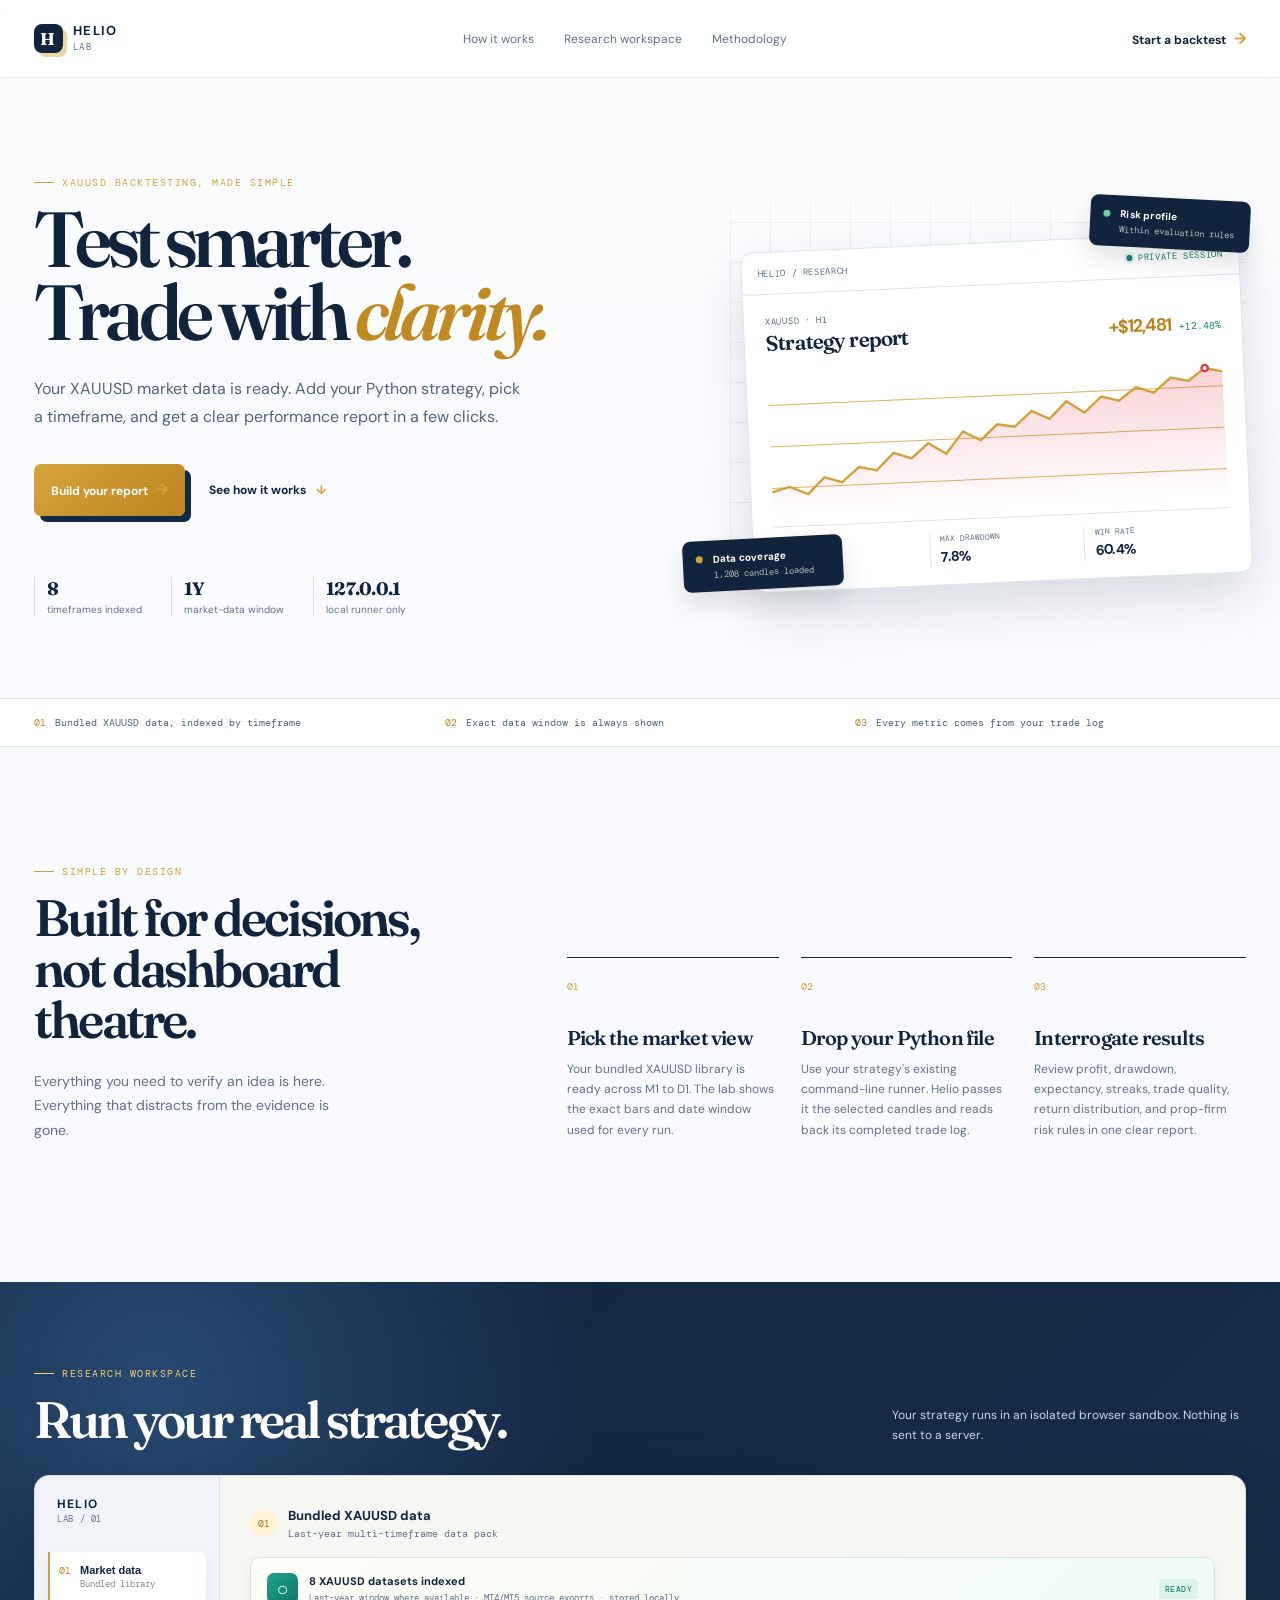
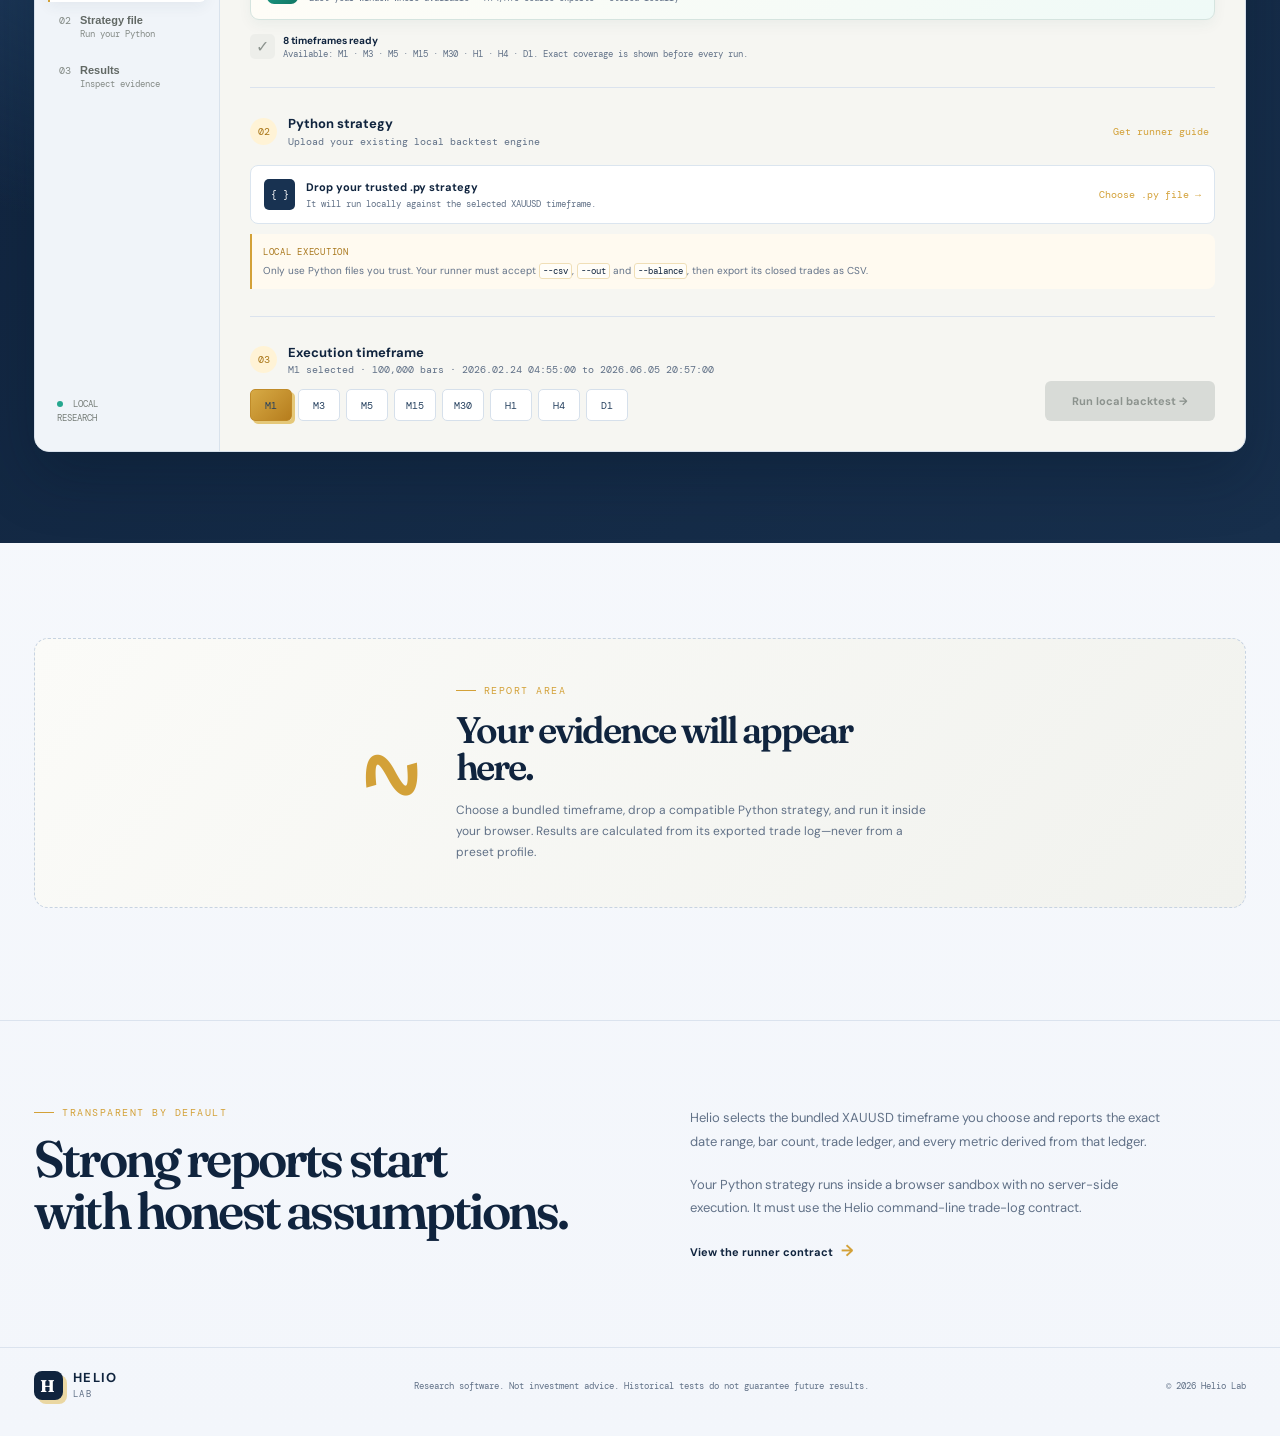
<file: index.html>
<!doctype html>
<html lang="en">
<head>
  <meta charset="utf-8" />
  <meta name="viewport" content="width=device-width, initial-scale=1" />
  <meta name="description" content="Local XAUUSD strategy testing with a bundled multi-timeframe market-data library." />
  <meta name="theme-color" content="#f6f6f2" />
  <title>Helio Lab — XAUUSD Strategy Testing</title>
  <link rel="preconnect" href="https://fonts.googleapis.com" />
  <link rel="preconnect" href="https://fonts.gstatic.com" crossorigin />
  <link href="https://fonts.googleapis.com/css2?family=DM+Mono:wght@400;500&family=DM+Sans:opsz,wght@9..40,400;9..40,500;9..40,600;9..40,700&family=Fraunces:opsz,wght@9..144,600;9..144,700&display=swap" rel="stylesheet" />
  <link rel="stylesheet" href="styles.css" />
</head>
<body>
  <header class="site-header">
    <a class="brand" href="#top" aria-label="Helio Lab home"><span class="brand-glyph">H</span><span>HELIO <small>LAB</small></span></a>
    <nav aria-label="Primary navigation"><a href="#how">How it works</a><a href="#workspace">Research workspace</a><a href="#method">Methodology</a></nav>
    <a class="header-cta" href="#workspace">Start a backtest <span>→</span></a>
  </header>

  <main id="top">
    <section class="hero">
      <div class="hero-copy reveal">
        <p class="eyebrow"><span></span> XAUUSD BACKTESTING, MADE SIMPLE</p>
        <h1>Test smarter.<br>Trade with <em>clarity.</em></h1>
        <p class="hero-text">Your XAUUSD market data is ready. Add your Python strategy, pick a timeframe, and get a clear performance report in a few clicks.</p>
        <div class="hero-actions"><a class="primary-button" href="#workspace">Build your report <span>→</span></a><a class="quiet-link" href="#how">See how it works <span>↓</span></a></div>
        <div class="hero-proof"><div><b>8</b><span>timeframes indexed</span></div><div><b>1Y</b><span>market-data window</span></div><div><b>127.0.0.1</b><span>local runner only</span></div></div>
      </div>
      <div class="hero-art reveal" aria-label="Product preview">
        <div class="art-grid"></div>
        <div class="art-window">
          <div class="window-top"><span class="window-brand">HELIO / RESEARCH</span><span class="window-live"><i></i> PRIVATE SESSION</span></div>
          <div class="window-body">
            <div class="art-title"><div><span>XAUUSD · H1</span><strong>Strategy report</strong></div><b>+$12,481 <i>+12.48%</i></b></div>
            <svg viewBox="0 0 570 170" class="art-chart" aria-hidden="true"><defs><linearGradient id="heroFill" x1="0" x2="0" y1="0" y2="1"><stop stop-color="#df3740" stop-opacity=".22"/><stop offset="1" stop-color="#df3740" stop-opacity="0"/></linearGradient></defs><path d="M0 30H570M0 82H570M0 134H570" stroke="#e9e9e5"/><path class="area" d="M0 139 L22 133 45 143 66 123 88 130 110 112 132 117 154 96 176 104 198 86 220 100 242 73 264 85 285 66 307 70 329 51 351 62 373 41 395 56 417 37 439 43 461 27 483 35 505 17 527 22 548 7 570 12 V170H0Z" fill="url(#heroFill)"/><path d="M0 139 L22 133 45 143 66 123 88 130 110 112 132 117 154 96 176 104 198 86 220 100 242 73 264 85 285 66 307 70 329 51 351 62 373 41 395 56 417 37 439 43 461 27 483 35 505 17 527 22 548 7 570 12" fill="none" stroke="#df3740" stroke-width="3"/><circle cx="548" cy="7" r="4" fill="#fff" stroke="#df3740" stroke-width="3"/></svg>
            <div class="art-metrics"><div><span>PROFIT FACTOR</span><b>1.73</b></div><div><span>MAX DRAWDOWN</span><b>7.8%</b></div><div><span>WIN RATE</span><b>60.4%</b></div></div>
          </div>
        </div>
        <div class="art-note n1"><span class="note-dot good"></span><b>Risk profile</b><small>Within evaluation rules</small></div>
        <div class="art-note n2"><span class="note-dot"></span><b>Data coverage</b><small>1,208 candles loaded</small></div>
      </div>
    </section>

    <section class="trust-strip" aria-label="Product benefits"><div><span>01</span> Bundled XAUUSD data, indexed by timeframe</div><div><span>02</span> Exact data window is always shown</div><div><span>03</span> Every metric comes from your trade log</div></section>

    <section class="how-section" id="how">
      <div class="section-intro"><p class="eyebrow"><span></span> SIMPLE BY DESIGN</p><h2>Built for decisions,<br>not dashboard theatre.</h2><p>Everything you need to verify an idea is here. Everything that distracts from the evidence is gone.</p></div>
      <div class="steps">
        <article><span class="step-number">01</span><h3>Pick the market view</h3><p>Your bundled XAUUSD library is ready across M1 to D1. The lab shows the exact bars and date window used for every run.</p></article>
        <article><span class="step-number">02</span><h3>Drop your Python file</h3><p>Use your strategy's existing command-line runner. Helio passes it the selected candles and reads back its completed trade log.</p></article>
        <article><span class="step-number">03</span><h3>Interrogate results</h3><p>Review profit, drawdown, expectancy, streaks, trade quality, return distribution, and prop-firm risk rules in one clear report.</p></article>
      </div>
    </section>

    <section class="workspace-section" id="workspace">
      <div class="workspace-heading"><div><p class="eyebrow"><span></span> RESEARCH WORKSPACE</p><h2>Run your real strategy.</h2></div><p>The data pack and Python runner remain on your computer. No cloud account or external server is involved.</p></div>
      <div class="workspace-shell">
        <aside class="side-steps" aria-label="Backtest steps"><div class="side-brand">HELIO<br><span>LAB / 01</span></div><button class="side-step active" data-jump="dataPanel"><b>01</b><span>Market data<small>Bundled library</small></span></button><button class="side-step" data-jump="strategyPanel"><b>02</b><span>Strategy file<small>Run your Python</small></span></button><button class="side-step" data-jump="results"><b>03</b><span>Results<small>Inspect evidence</small></span></button><div class="side-private"><i></i> LOCAL<br>RESEARCH</div></aside>
        <div class="workspace-main">
          <section class="setup-panel" id="dataPanel"><div class="panel-label"><span>01</span><div><b>Bundled XAUUSD data</b><small>Last-year data pack from your Downloads folder</small></div></div>
            <div class="data-library" id="dataLibrary"><span class="library-mark">○</span><div><b id="libraryTitle">Checking the local data pack…</b><small id="libraryMeta">Start Helio Lab to index available timeframes.</small></div><span class="library-status" id="libraryStatus">OFFLINE</span></div>
            <input id="dataInput" type="file" accept=".csv,text/csv" multiple hidden />
            <label for="dataInput" class="drop-zone" id="dataDrop"><span class="upload-mark">↑</span><b>Drop XAUUSD CSV files here</b><small>MT4 / MT5 tab-separated or standard CSV exports</small><span class="browse">Browse your files</span></label>
            <div class="data-summary" id="dataSummary"><span class="summary-icon">◌</span><span><b>No market data added</b><small>Your files remain on this device.</small></span></div>
          </section>
          <section class="setup-panel strategy-panel" id="strategyPanel"><div class="panel-label"><span>02</span><div><b>Strategy contract</b><small>Safe parameter extraction — Python is never executed</small></div><button class="template-button" id="downloadTemplate">Download template ↓</button></div>
            <input id="strategyInput" type="file" accept=".py,text/x-python" hidden />
            <div class="runner-notice"><span>LOCAL EXECUTION</span><p>Only use Python files you trust. Your runner must accept <code>--csv</code>, <code>--out</code> and <code>--balance</code>, then export its closed trades as CSV.</p></div>
            <label for="strategyInput" class="strategy-picker"><span class="code-brackets">{ }</span><span><b id="strategyName">Use the included SMA crossover sample</b><small id="strategyMeta">FAST_MA=20 · SLOW_MA=50 · 0.10 lot</small></span><i>Choose .py file →</i></label>
            <div class="parameter-grid" id="parameterGrid"><div><span>Fast MA</span><b id="fastParam">20</b></div><div><span>Slow MA</span><b id="slowParam">50</b></div><div><span>Stop loss</span><b id="stopParam">12.0</b></div><div><span>Take profit</span><b id="takeParam">24.0</b></div></div>
          </section>
          <section class="timeframe-panel"><div><div class="panel-label compact"><span>03</span><div><b>Execution timeframe</b><small id="timeframeHelp">Upload data to activate available timeframes</small></div></div><div class="timeframes" id="timeframes"><button disabled>M1</button><button disabled>M5</button><button disabled>M15</button><button disabled>M30</button><button disabled>H1</button><button disabled>H4</button><button disabled>D1</button></div></div><button class="run-button" id="runButton" disabled>Analyse strategy <span>→</span></button></section>
        </div>
      </div>
    </section>

    <section class="report-section" id="results" aria-live="polite">
      <div class="empty-report" id="emptyReport"><div class="empty-glyph">∿</div><div><p class="eyebrow"><span></span> REPORT AREA</p><h2>Your evidence will appear here.</h2><p>Add XAUUSD data, select a supported timeframe, and run the local replay. Results are calculated from the uploaded candles, not from a preset profile.</p></div></div>
      <div class="results-wrap" id="resultsWrap" hidden>
        <div class="result-header"><div><p class="eyebrow"><span></span> COMPLETED LOCAL REPLAY</p><h2 id="reportTitle">XAUUSD H1 report</h2><p id="reportCoverage">—</p></div><div class="report-actions"><span class="privacy-badge"><i></i> CALCULATED LOCALLY</span><button id="downloadCsv">Export trades</button></div></div>
        <div class="key-metrics"><article><span>Net profit</span><b id="netProfit">—</b><small id="netReturn">—</small></article><article><span>Profit factor</span><b id="profitFactor">—</b><small id="grossInfo">—</small></article><article><span>Max drawdown</span><b id="drawdown">—</b><small id="ddInfo">—</small></article><article><span>Win rate</span><b id="winRate">—</b><small id="winInfo">—</small></article><article><span>Total trades</span><b id="totalTrades">—</b><small id="tradeInfo">—</small></article></div>
        <div class="results-grid">
          <article class="report-card equity-card"><div class="card-title"><div><span>ACCOUNT EQUITY</span><b id="equityValue">$100,000.00</b></div><small id="equityCaption">Starting balance $100,000</small></div><svg id="equityChart" viewBox="0 0 760 220" preserveAspectRatio="none" aria-label="Equity curve"><defs><linearGradient id="equityFill" x1="0" x2="0" y1="0" y2="1"><stop stop-color="#dc333d" stop-opacity=".20"/><stop offset="1" stop-color="#dc333d" stop-opacity="0"/></linearGradient></defs><path d="M0 42H760M0 108H760M0 174H760" stroke="#edf0ed"/><path id="equityArea" fill="url(#equityFill)"/><path id="equityLine" fill="none" stroke="#dc333d" stroke-width="3"/></svg></article>
          <article class="report-card prop-card"><div class="card-title"><div><span>PROP-RISK CHECK</span><b id="riskGrade">—</b></div><small>Reference limits: 5% daily / 10% overall</small></div><div class="rule-list"><div><span>Largest daily loss</span><b id="dailyLoss">—</b><i id="dailyState"></i></div><div><span>Overall drawdown</span><b id="overallLoss">—</b><i id="overallState"></i></div><div><span>Largest loss streak</span><b id="lossStreak">—</b><i id="streakState"></i></div><div><span>Risk per position</span><b id="positionRisk">—</b><i id="positionState"></i></div></div></article>
        </div>
        <div class="tab-bar"><button class="active" data-report-tab="performance">Performance</button><button data-report-tab="tradeQuality">Trade quality</button><button data-report-tab="risk">Risk &amp; validation</button></div>
        <div class="report-detail" data-report-panel="performance"><div class="detail-card"><h3>Performance ledger</h3><dl id="performanceStats"></dl></div><div class="detail-card"><h3>Return distribution</h3><div class="distribution" id="distribution"></div></div></div>
        <div class="report-detail" data-report-panel="tradeQuality" hidden><div class="detail-card wide"><h3>Latest closed trades</h3><div class="trade-table"><div class="trade-head"><span>Entry</span><span>Side</span><span>Exit reason</span><span>P&amp;L</span><span>Duration</span></div><div id="tradesTable"></div></div></div></div>
        <div class="report-detail" data-report-panel="risk" hidden><div class="detail-card"><h3>Risk &amp; consistency</h3><dl id="riskStats"></dl></div><div class="detail-card"><h3>Data &amp; methodology</h3><dl id="validationStats"></dl></div></div>
      </div>
    </section>

    <section class="method-section" id="method"><div><p class="eyebrow"><span></span> TRANSPARENT BY DEFAULT</p><h2>Strong reports start<br>with honest assumptions.</h2></div><div class="method-copy"><p>Helio uses the candle data you provide and reports the exact date range, bar count, execution parameters, and simplified cost assumptions alongside every result.</p><p>For public safety, uploaded Python is read only for declared strategy parameters. It is not executed in your browser or on a server. Use the included strategy contract to make the replay deterministic and shareable.</p><a href="sample-strategy.py" download>Read the strategy contract <span>→</span></a></div></section>
  </main>

  <footer><a class="brand" href="#top"><span class="brand-glyph">H</span><span>HELIO <small>LAB</small></span></a><p>Research software. Not investment advice. Historical tests do not guarantee future results.</p><p>© 2026 Helio Lab</p></footer>

  <div class="analysis-overlay" id="analysisOverlay" aria-hidden="true"><div class="analysis-box"><div class="analysis-symbol"><i></i><i></i><i></i></div><p class="eyebrow"><span></span> LOCAL REPLAY</p><h2 id="analysisTitle">Validating strategy parameters</h2><p id="analysisDetail">Checking your parameter contract.</p><div class="analysis-progress"><i id="analysisProgress"></i></div><div class="analysis-steps"><span class="active">Validate</span><span>Load candles</span><span>Simulate</span><span>Measure risk</span></div></div></div>
  <script src="app.js"></script>
</body>
</html>
</file>
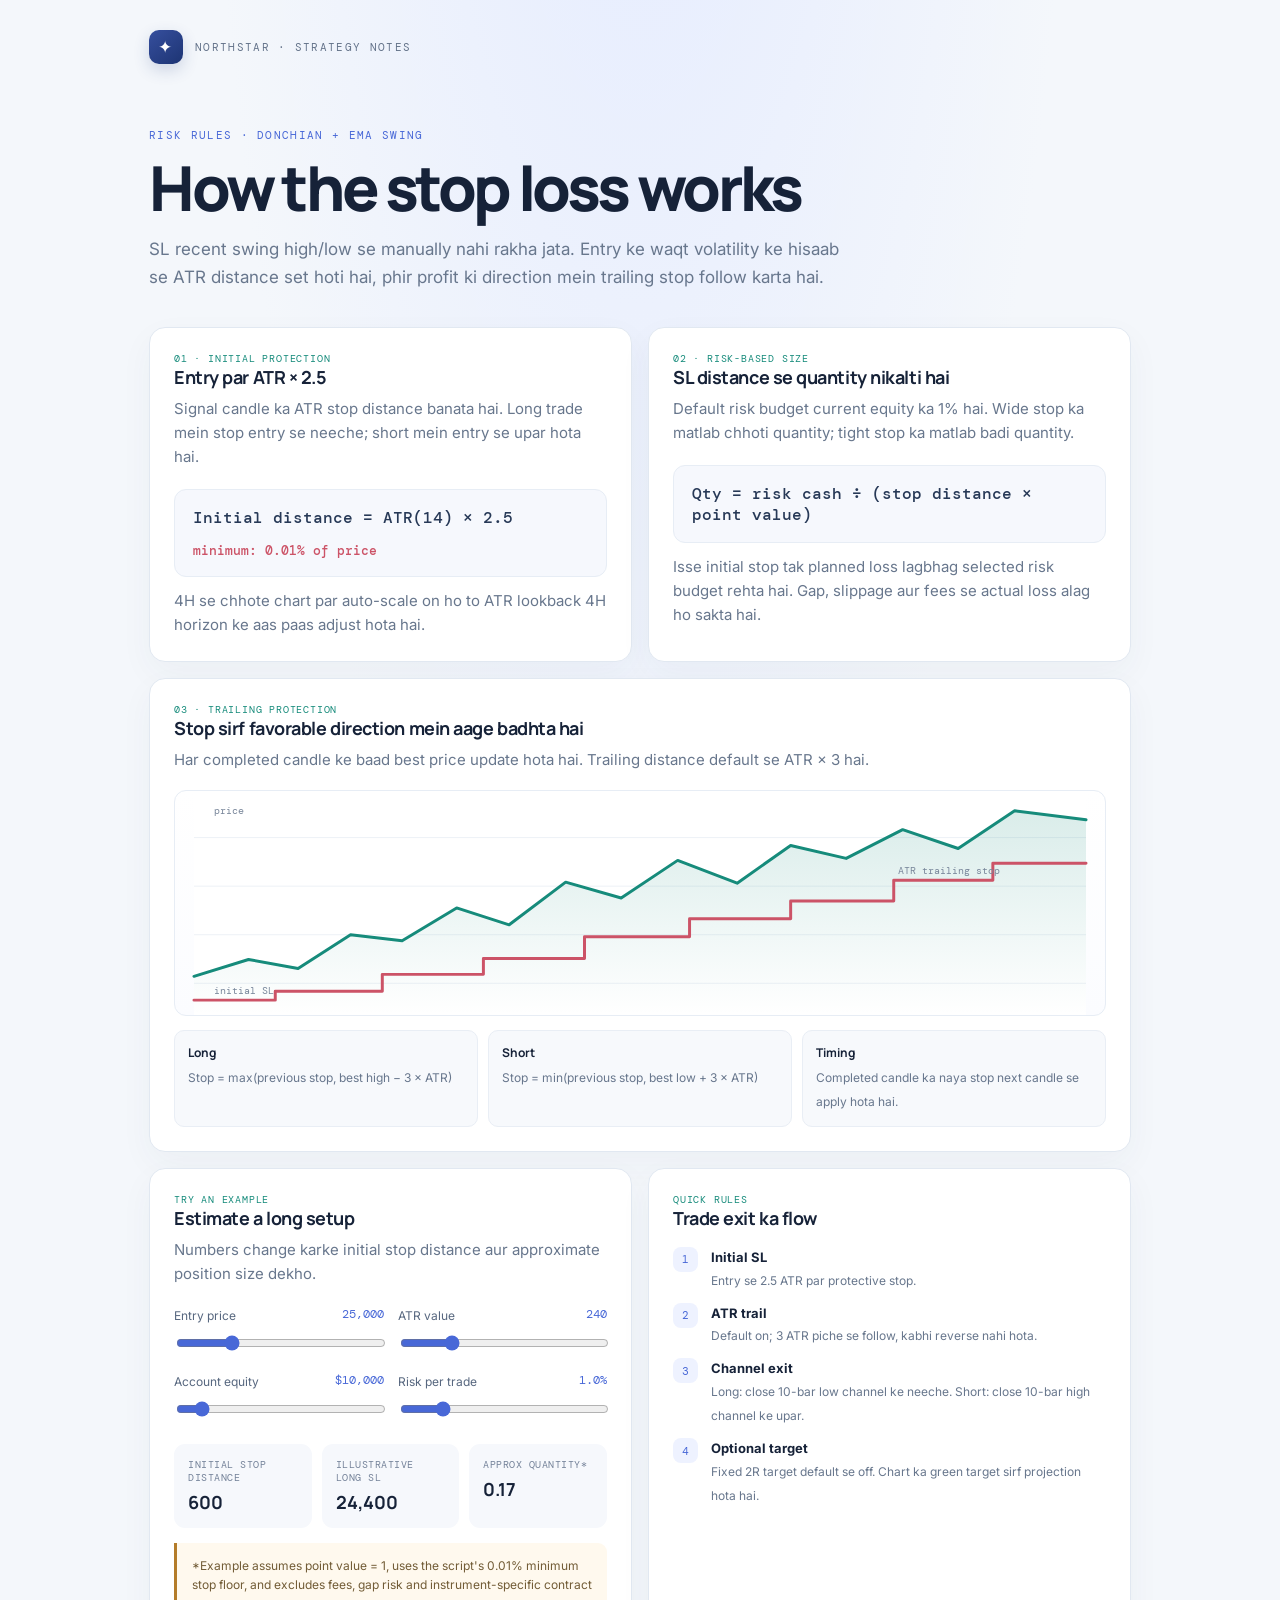
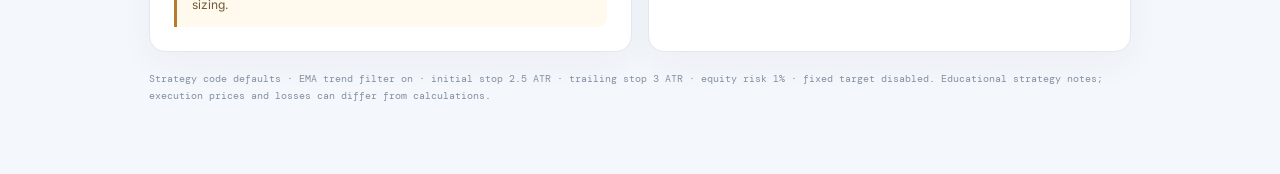
<file: stop-loss-guide/index.html>
<!doctype html>
<html lang="en">
<head>
<meta charset="utf-8"><meta name="viewport" content="width=device-width,initial-scale=1">
<meta name="theme-color" content="#f4f7fb"><meta name="description" content="A visual guide to the Northstar Donchian EMA swing strategy's ATR-based stop loss and position sizing.">
<title>Northstar · How the stop loss works</title>
<style>
@import url('https://fonts.googleapis.com/css2?family=DM+Mono:wght@400;500&family=Inter:wght@400;500;600;700&family=Manrope:wght@600;700;800&display=swap');
:root{--ink:#162238;--muted:#68778d;--line:#e1e8f1;--blue:#4868d7;--teal:#168b7b;--red:#cc5367;--amber:#b47c29;--bg:#f4f7fb;--card:#fff;--mono:'DM Mono',monospace;--sans:'Inter',sans-serif;--display:'Manrope',sans-serif}*{box-sizing:border-box}body{margin:0;background:radial-gradient(ellipse at 50% -25%,#e4ebff 0,transparent 48%),var(--bg);color:var(--ink);font:15px/1.6 var(--sans)}.wrap{max-width:1030px;margin:auto;padding:30px 24px 70px}.top{display:flex;align-items:center;gap:12px;color:#64738a;font:11px var(--mono);letter-spacing:.12em;text-transform:uppercase}.mark{width:34px;height:34px;border-radius:10px;background:linear-gradient(140deg,#364f9e,#1d3473);display:grid;place-items:center;color:white;font-size:17px;box-shadow:0 6px 16px #243f8130}.hero{padding:64px 0 36px}.eyebrow{font:11px var(--mono);color:var(--blue);letter-spacing:.12em;text-transform:uppercase}.hero h1{font:800 clamp(36px,6vw,62px)/1.04 var(--display);letter-spacing:-.055em;margin:14px 0 16px;max-width:760px}.hero p{font-size:17px;color:var(--muted);max-width:690px;margin:0}.grid{display:grid;grid-template-columns:1fr 1fr;gap:16px}.card{background:var(--card);border:1px solid var(--line);border-radius:16px;padding:24px;box-shadow:0 12px 34px #263b5d0b}.card h2{font:700 18px var(--display);letter-spacing:-.025em;margin:0 0 8px}.card p{color:var(--muted);margin:0}.full{grid-column:1/-1}.formula{display:flex;align-items:center;gap:14px;flex-wrap:wrap;background:#f6f8fd;border:1px solid #e7edf5;border-radius:12px;padding:17px 18px;margin:20px 0 12px}.formula b{font:500 16px var(--mono);color:#273957}.formula em{font-style:normal;color:var(--red);font:500 13px var(--mono)}.tag{font:10px var(--mono);letter-spacing:.08em;text-transform:uppercase;color:var(--teal)}.chart{height:226px;border:1px solid #e7edf5;border-radius:12px;margin-top:18px;position:relative;overflow:hidden;background:linear-gradient(#fff,#fbfcff)}.chart svg{width:100%;height:100%}.axis{font:10px var(--mono);fill:#78869a}.explain{display:grid;grid-template-columns:repeat(3,1fr);gap:10px;margin-top:14px}.step{background:#f7f9fc;border:1px solid #e9eef5;border-radius:10px;padding:13px}.step strong{display:block;font:700 12px var(--display);margin-bottom:4px}.step span{font-size:12px;color:var(--muted)}.controls{display:grid;grid-template-columns:1fr 1fr;gap:14px;margin:20px 0}.control label{display:flex;justify-content:space-between;font-size:12px;color:#57677f;margin-bottom:8px}.control output{font:12px var(--mono);color:var(--blue)}input[type=range]{width:100%;accent-color:var(--blue)}.result{display:grid;grid-template-columns:1fr 1fr 1fr;gap:10px}.result>div{border-radius:11px;background:#f6f8fc;padding:14px}.result span{display:block;font:10px var(--mono);color:#748299;text-transform:uppercase;letter-spacing:.05em}.result strong{display:block;font:700 18px var(--display);margin-top:6px}.callout{margin-top:15px;padding:13px 15px;border-left:3px solid var(--amber);background:#fff9ee;border-radius:0 9px 9px 0;color:#725c36;font-size:12px}.rules{display:grid;gap:11px;margin-top:17px}.rule{display:grid;grid-template-columns:28px 1fr;gap:10px;align-items:start}.num{height:25px;width:25px;border-radius:8px;display:grid;place-items:center;background:#eef2ff;color:var(--blue);font:11px var(--mono)}.rule strong{display:block;font-size:13px}.rule span{color:var(--muted);font-size:12px}.footer{margin-top:18px;color:#8390a3;font:10px/1.7 var(--mono)}@media(max-width:700px){.wrap{padding:20px 14px 46px}.hero{padding:48px 0 28px}.grid{grid-template-columns:1fr}.full{grid-column:auto}.explain{grid-template-columns:1fr}.result{grid-template-columns:1fr}.result>div{display:flex;justify-content:space-between;align-items:center}.result strong{margin:0}.controls{grid-template-columns:1fr}}
</style>
</head>
<body><main class="wrap">
<header class="top"><span class="mark">✦</span><span>Northstar · Strategy notes</span></header>
<section class="hero"><div class="eyebrow">Risk rules · Donchian + EMA swing</div><h1>How the stop loss works</h1><p>SL recent swing high/low se manually nahi rakha jata. Entry ke waqt volatility ke hisaab se ATR distance set hoti hai, phir profit ki direction mein trailing stop follow karta hai.</p></section>
<div class="grid">
<section class="card"><div class="tag">01 · Initial protection</div><h2>Entry par ATR × 2.5</h2><p>Signal candle ka ATR stop distance banata hai. Long trade mein stop entry se neeche; short mein entry se upar hota hai.</p><div class="formula"><b>Initial distance = ATR(14) × 2.5</b><em>minimum: 0.01% of price</em></div><p>4H se chhote chart par auto-scale on ho to ATR lookback 4H horizon ke aas paas adjust hota hai.</p></section>
<section class="card"><div class="tag">02 · Risk-based size</div><h2>SL distance se quantity nikalti hai</h2><p>Default risk budget current equity ka 1% hai. Wide stop ka matlab chhoti quantity; tight stop ka matlab badi quantity.</p><div class="formula"><b>Qty = risk cash ÷ (stop distance × point value)</b></div><p>Isse initial stop tak planned loss lagbhag selected risk budget rehta hai. Gap, slippage aur fees se actual loss alag ho sakta hai.</p></section>
<section class="card full"><div class="tag">03 · Trailing protection</div><h2>Stop sirf favorable direction mein aage badhta hai</h2><p>Har completed candle ke baad best price update hota hai. Trailing distance default se ATR × 3 hai.</p>
<div class="chart"><svg viewBox="0 0 900 226" role="img" aria-label="Illustration showing a long trade's stop moving upward behind price and never moving down"><defs><linearGradient id="area" x1="0" y1="0" x2="0" y2="1"><stop offset="0" stop-color="#168b7b" stop-opacity=".16"/><stop offset="1" stop-color="#168b7b" stop-opacity="0"/></linearGradient></defs><path d="M0 0H900V226H0Z" fill="#fff"/><path d="M0 194H900M0 145H900M0 96H900M0 47H900" stroke="#edf1f6"/><path d="M0 187 L55 170 105 179 158 145 210 151 265 118 318 135 375 92 431 108 488 70 548 93 602 55 658 68 715 39 771 58 828 20 900 29 V226H0Z" fill="url(#area)"/><path d="M0 187 L55 170 105 179 158 145 210 151 265 118 318 135 375 92 431 108 488 70 548 93 602 55 658 68 715 39 771 58 828 20 900 29" fill="none" stroke="#168b7b" stroke-width="3" stroke-linecap="round" stroke-linejoin="round"/><path d="M0 211H82V202H190V185H292V169H394V147H500V129H602V111H706V90H806V73H900" fill="none" stroke="#cc5367" stroke-width="3" stroke-linecap="round" stroke-linejoin="round"/><text x="20" y="205" class="axis">initial SL</text><text x="710" y="84" class="axis" fill="#cc5367">ATR trailing stop</text><text x="20" y="23" class="axis" fill="#168b7b">price</text></svg></div>
<div class="explain"><div class="step"><strong>Long</strong><span>Stop = max(previous stop, best high − 3 × ATR)</span></div><div class="step"><strong>Short</strong><span>Stop = min(previous stop, best low + 3 × ATR)</span></div><div class="step"><strong>Timing</strong><span>Completed candle ka naya stop next candle se apply hota hai.</span></div></div>
</section>
<section class="card"><div class="tag">Try an example</div><h2>Estimate a long setup</h2><p>Numbers change karke initial stop distance aur approximate position size dekho.</p><div class="controls"><div class="control"><label for="price">Entry price <output id="priceOut"></output></label><input id="price" type="range" min="100" max="100000" step="100" value="25000"></div><div class="control"><label for="atr">ATR value <output id="atrOut"></output></label><input id="atr" type="range" min="10" max="1000" step="10" value="240"></div><div class="control"><label for="equity">Account equity <output id="equityOut"></output></label><input id="equity" type="range" min="1000" max="100000" step="1000" value="10000"></div><div class="control"><label for="risk">Risk per trade <output id="riskOut"></output></label><input id="risk" type="range" min="0.1" max="5" step="0.1" value="1"></div></div><div class="result"><div><span>Initial stop distance</span><strong id="distance">—</strong></div><div><span>Illustrative long SL</span><strong id="stop">—</strong></div><div><span>Approx quantity*</span><strong id="qty">—</strong></div></div><div class="callout">*Example assumes point value = 1, uses the script's 0.01% minimum stop floor, and excludes fees, gap risk and instrument-specific contract sizing.</div></section>
<section class="card"><div class="tag">Quick rules</div><h2>Trade exit ka flow</h2><div class="rules"><div class="rule"><div class="num">1</div><div><strong>Initial SL</strong><span>Entry se 2.5 ATR par protective stop.</span></div></div><div class="rule"><div class="num">2</div><div><strong>ATR trail</strong><span>Default on; 3 ATR piche se follow, kabhi reverse nahi hota.</span></div></div><div class="rule"><div class="num">3</div><div><strong>Channel exit</strong><span>Long: close 10-bar low channel ke neeche. Short: close 10-bar high channel ke upar.</span></div></div><div class="rule"><div class="num">4</div><div><strong>Optional target</strong><span>Fixed 2R target default se off. Chart ka green target sirf projection hota hai.</span></div></div></div></section>
</div><div class="footer">Strategy code defaults · EMA trend filter on · initial stop 2.5 ATR · trailing stop 3 ATR · equity risk 1% · fixed target disabled. Educational strategy notes; execution prices and losses can differ from calculations.</div>
</main><script>
const $=id=>document.getElementById(id),money=n=>new Intl.NumberFormat('en-US',{maximumFractionDigits:2}).format(n);function update(){let p=+$('price').value,a=+$('atr').value,e=+$('equity').value,r=+$('risk').value/100,d=Math.max(a*2.5,p*.0001);$('priceOut').textContent=money(p);$('atrOut').textContent=money(a);$('equityOut').textContent='$'+money(e);$('riskOut').textContent=(r*100).toFixed(1)+'%';$('distance').textContent=money(d);$('stop').textContent=money(p-d);$('qty').textContent=money(e*r/d)}['price','atr','equity','risk'].forEach(id=>$(id).addEventListener('input',update));update();
</script></body></html>
</file>
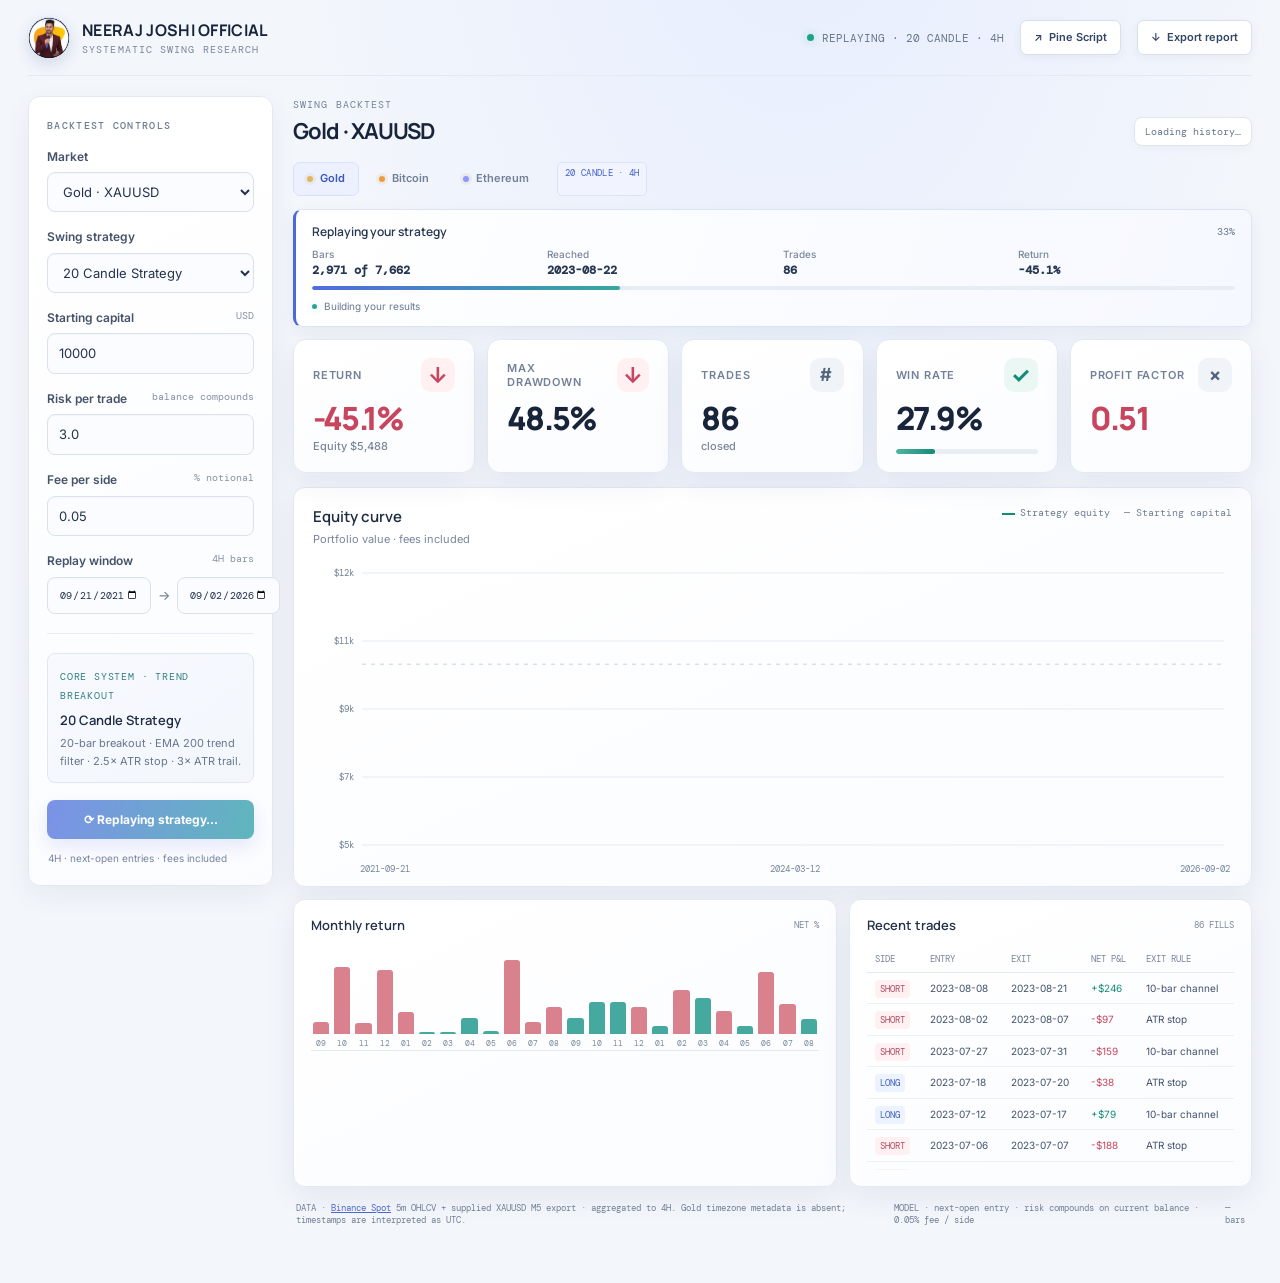
<file: swing-backtest/index.html>
<!doctype html>
<html lang="en">
<head>
<meta charset="utf-8"><meta name="viewport" content="width=device-width,initial-scale=1">
<title>Neeraj Joshi Official — Swing Research Terminal</title>
<style>
@import url('https://fonts.googleapis.com/css2?family=DM+Mono:wght@400;500&family=Inter:wght@400;500;600;700&family=Manrope:wght@500;600;700;800&display=swap');
:root{--bg:#090c12;--panel:#10151e;--panel2:#0d121a;--line:#202a38;--muted:#7c899c;--text:#edf2fb;--blue:#5b9cff;--cyan:#6fe0d1;--green:#149b85;--red:#cf5065;--amber:#e8b86b;--mono:'DM Mono',monospace;--sans:'Inter',sans-serif;--display:'Manrope',sans-serif}
*{box-sizing:border-box}body{margin:0;background:radial-gradient(ellipse at 56% -28%,#1b2c43 0,transparent 45%),var(--bg);color:var(--text);font-family:var(--sans);font-size:13px;min-height:100vh}button,input,select{font:inherit;color:inherit}button{cursor:pointer}.app{max-width:1600px;margin:auto;padding:0 28px 42px}.top{height:76px;display:flex;align-items:center;justify-content:space-between;border-bottom:1px solid #1a222e}.brand{display:flex;align-items:center;gap:12px}.logo{height:42px;width:42px;display:grid;place-items:center;overflow:hidden;border:1px solid #d7e0fa;border-radius:50%;background:#fff;box-shadow:0 5px 15px #233d7c28}.logo img{width:100%;height:100%;object-fit:cover;display:block}.brand h1{font:700 16px var(--display);letter-spacing:.02em;margin:0}.brand span{color:#718096;font:10px var(--mono);letter-spacing:.11em;text-transform:uppercase;display:block;margin-top:2px}.topright{display:flex;align-items:center;gap:16px}.live{display:flex;align-items:center;gap:8px;color:#9aabbf;font:11px var(--mono)}.pulse{width:7px;height:7px;border-radius:50%;background:var(--green);box-shadow:0 0 11px #149b8580}.export{display:inline-block;text-decoration:none;border:1px solid #2b3b50;background:#111b28;border-radius:7px;padding:9px 13px;color:#b9d6fa;font-size:11px;font-weight:600}.layout{display:grid;grid-template-columns:245px minmax(0,1fr);gap:20px;padding-top:20px}.side,.card{border:1px solid var(--line);background:linear-gradient(155deg,rgba(18,24,34,.97),rgba(13,18,26,.97));border-radius:12px;box-shadow:0 14px 36px #0002}.side{padding:18px;height:max-content;position:sticky;top:14px}.sectitle{font:500 10px var(--mono);text-transform:uppercase;letter-spacing:.13em;color:#8794a7;margin:4px 0 16px}.field{margin:0 0 16px}.label{display:flex;justify-content:space-between;color:#aeb9c9;font-size:11px;margin-bottom:7px}.label small{font:10px var(--mono);color:#6e7d91}select,input[type=date],input[type=number]{width:100%;background:#0b1017;border:1px solid #293442;border-radius:6px;padding:9px 10px;color:#dce6f5;outline:0}select:focus,input:focus{border-color:#4d8ad4}.range{display:flex;align-items:center;gap:7px}.range input{width:50%;font:10px var(--mono);padding:8px 6px}.divider{height:1px;background:#202a37;margin:19px 0}.strategy{padding:12px;border-radius:8px;background:#0b1119;border:1px solid #202c3a}.strategy .tag{color:var(--cyan);font:10px var(--mono);letter-spacing:.08em;text-transform:uppercase}.strategy strong{display:block;font:600 12px var(--display);margin:7px 0 5px}.strategy p{color:#8996a8;font-size:10px;line-height:1.55;margin:0}.run{width:100%;margin-top:17px;border:0;border-radius:7px;padding:11px;background:linear-gradient(100deg,#4389ec,#53b9cd);color:#06101b;font-weight:700;font-size:12px;box-shadow:0 6px 20px #347dd733}.run:hover{filter:brightness(1.1)}.note{color:#637185;font-size:9px;line-height:1.55;margin:12px 1px 0}.content{min-width:0}.heading{display:flex;justify-content:space-between;align-items:end;margin:2px 0 16px}.eyebrow{font:10px var(--mono);letter-spacing:.11em;color:#7d8ca1;text-transform:uppercase;margin-bottom:5px}.heading h2{margin:0;font:700 21px var(--display);letter-spacing:-.04em}.period{font:10px var(--mono);color:#8594a9;border:1px solid #293544;padding:7px 10px;border-radius:6px;background:#111721}.assets{display:flex;gap:6px;margin:0 0 13px}.asset{background:transparent;border:1px solid transparent;color:#8491a4;border-radius:7px;padding:8px 13px;font-size:11px;font-weight:600}.asset.active{background:#142235;border-color:#28415e;color:#b4d7ff}.asset .dot{display:inline-block;width:6px;height:6px;border-radius:50%;margin-right:7px;background:#dda551}.asset[data-asset=BTCUSDT] .dot{background:#f09b42}.asset[data-asset=ETHUSDT] .dot{background:#8c99ff}.asset[data-asset=XAUUSD] .dot{background:#e4b65e}.metrics{display:grid;grid-template-columns:repeat(5,minmax(0,1fr));gap:10px;margin-bottom:12px}.metric{padding:14px 15px}.m-label{font:10px var(--mono);color:#8996a8;letter-spacing:.025em}.m-value{font:700 21px var(--display);letter-spacing:-.045em;margin:8px 0 4px}.m-foot{font:10px var(--mono);color:#69788d}.positive{color:var(--green)}.negative{color:var(--red)}.chartcard{padding:17px 18px 10px;margin-bottom:12px}.charthead{display:flex;justify-content:space-between;align-items:start}.charthead h3{font:600 13px var(--display);margin:0 0 5px}.charthead p{font-size:10px;color:#7e8ba0;margin:0}.chartlegend{display:flex;gap:14px;color:#8492a5;font:10px var(--mono)}.legendline{display:inline-block;width:13px;height:2px;background:var(--green);vertical-align:middle;margin-right:5px}.canvaswrap{position:relative;height:266px;margin-top:13px}.canvaswrap canvas{width:100%;height:100%;display:block}.axisrow{display:flex;justify-content:space-between;padding:2px 2px 0 47px;color:#637186;font:9px var(--mono)}.lower{display:grid;grid-template-columns:1.35fr 1fr;gap:12px}.lower .card{padding:16px 17px}.smallhead{display:flex;justify-content:space-between;align-items:center;margin-bottom:12px}.smallhead h3{font:600 12px var(--display);margin:0}.smallhead span{font:9px var(--mono);color:#748399}.bars{height:105px;display:flex;align-items:end;gap:5px;padding:9px 2px 0;border-bottom:1px solid #293342}.barcol{flex:1;display:flex;flex-direction:column;justify-content:end;height:100%;align-items:center;gap:4px}.bar{width:min(100%,18px);border-radius:3px 3px 0 0;background:#397f91;min-height:2px}.bar.neg{background:#9e4f62}.barlabel{height:12px;color:#66758b;font:8px var(--mono);white-space:nowrap}.tablewrap{overflow:auto;max-height:224px}.trades{width:100%;border-collapse:collapse;font-size:10px;white-space:nowrap}.trades th{text-align:left;color:#77869b;font:9px var(--mono);font-weight:400;padding:7px 8px;border-bottom:1px solid #26313f}.trades td{padding:8px;border-bottom:1px solid #1d2733;color:#bdc7d5}.sidepill{font:9px var(--mono);padding:3px 5px;border-radius:4px;color:#8cc3ff;background:#17304a}.sidepill.short{color:#f09cab;background:#3a222b}.empty{color:#738196;text-align:center;padding:20px}.foot{display:flex;justify-content:space-between;gap:20px;color:#59677a;font:9px var(--mono);padding:15px 3px}.loading{color:#8594a9}.toast{position:fixed;right:24px;bottom:20px;padding:10px 14px;border:1px solid #294360;background:#121c29;border-radius:8px;color:#b5d4f6;font-size:11px;opacity:0;transform:translateY(8px);transition:.2s}.toast.show{opacity:1;transform:none}
@media(max-width:1050px){.layout{grid-template-columns:215px minmax(0,1fr)}.metrics{grid-template-columns:repeat(3,1fr)}.lower{grid-template-columns:1fr}.canvaswrap{height:230px}}@media(max-width:760px){.app{padding:0 12px 24px}.top{height:62px}.layout{grid-template-columns:1fr;gap:12px;padding-top:12px}.side{position:static}.side .fields{display:grid;grid-template-columns:repeat(2,1fr);gap:0 10px}.strategy{display:none}.metrics{grid-template-columns:repeat(2,1fr)}.metric:last-child{grid-column:span 2}.m-value{font-size:18px}.heading{align-items:start;gap:8px}.heading h2{font-size:17px}.period{font-size:8px}.chartcard{padding:14px 12px}.canvaswrap{height:200px}.chartlegend{display:none}.foot{display:block;line-height:1.7}.topright .live{display:none}}
</style><style>
.progresspanel{border:1px solid #28384c;border-left:3px solid var(--blue);background:linear-gradient(110deg,#111b28,#0c121a);border-radius:9px;padding:13px 16px;margin:0 0 12px;animation:slidein .28s ease-out}.progtitle{display:flex;justify-content:space-between;align-items:center;margin-bottom:8px;font:11px var(--display);font-weight:600}.progtitle span:first-child{color:#d8e6f8}.progtitle span:last-child{font:10px var(--mono);color:#8595aa}.progmeta{display:flex;gap:20px;color:#8593a7;font:10px var(--mono);margin:8px 0}.progmeta strong{color:#c4d4e7;font-weight:400}.progbar{height:4px;background:#202c3c;border-radius:8px;overflow:hidden}.progfill{height:100%;width:0;background:linear-gradient(90deg,#4389ec,#63d0c5);border-radius:8px;transition:width .08s linear;box-shadow:0 0 12px #4aa9eb60}.progbuild{color:#8797ab;font-size:10px;margin-top:9px;display:flex;align-items:center;gap:7px}.progbuild i{width:5px;height:5px;border-radius:50%;background:var(--cyan);box-shadow:0 0 9px #6fe0d1;animation:blink 1s infinite}.progresspanel.done .progbuild i{background:var(--green);animation:none}.strategy-chip{font:9px var(--mono);color:#80bff4;border:1px solid #294560;background:#132338;padding:4px 7px;border-radius:5px;margin-left:8px;vertical-align:2px}@keyframes blink{50%{opacity:.25}}@keyframes slidein{from{opacity:0;transform:translateY(-5px)}to{opacity:1;transform:none}}
</style><style>
.metrics.revealing .metric{animation:cardin .42s ease-out both}.metrics.revealing .metric:nth-child(2){animation-delay:.05s}.metrics.revealing .metric:nth-child(3){animation-delay:.1s}.metrics.revealing .metric:nth-child(4){animation-delay:.15s}.metrics.revealing .metric:nth-child(5){animation-delay:.2s}@keyframes cardin{from{opacity:.35;transform:translateY(8px)}to{opacity:1;transform:none}}
@media(max-width:760px){.progmeta{display:grid;grid-template-columns:repeat(3,minmax(0,1fr));gap:8px 10px;font-size:8px}.progmeta span{white-space:nowrap}}
</style>
<style id="premium-light-theme">
:root{color-scheme:light;--bg:#f3f6fb;--panel:#ffffff;--panel2:#f8faff;--line:#e3e9f2;--muted:#718096;--text:#17243a;--blue:#4c68d9;--cyan:#249b9b;--green:#128b78;--red:#c7465d;--amber:#a87827;--mono:'DM Mono',monospace;--sans:'Inter',sans-serif;--display:'Manrope',sans-serif}
*{text-rendering:optimizeLegibility;-webkit-font-smoothing:antialiased}
body{background:radial-gradient(ellipse at 62% -24%,#e5ecff 0,transparent 46%),var(--bg);color:var(--text);font-size:13px;line-height:1.45}
.top{border-color:#e4eaf2}.logo{border-color:#d7e0fa;background:linear-gradient(145deg,#304d9b,#1b326c);color:#fff;box-shadow:0 5px 15px #233d7c28}.brand span{color:#7b879a}.topright .live{color:#67768d}.pulse{background:#19a486;box-shadow:0 0 10px #19a48655}
.export{border-color:#d8e0ec;background:#fff;color:#334665;box-shadow:0 3px 10px #23395e0d}.export:hover{background:#f7f9ff;border-color:#bfcbed}
.side,.card{border-color:var(--line);background:linear-gradient(155deg,#fff,#fbfcff);box-shadow:0 10px 30px rgba(28,47,82,.07)}.side{box-shadow:0 10px 28px rgba(28,47,82,.06)}
.sectitle{color:#6e7c91;font-weight:500}.field .label{color:#45536a;font-size:12px;font-weight:600}.label small{color:#8692a5}
select,input[type=date],input[type=number]{background:#fbfcff;border-color:#d9e1ec;color:#24334c;border-radius:8px;padding:10px 11px;box-shadow:inset 0 1px 2px rgba(25,44,75,.025)}select:focus,input:focus{border-color:#8296e9;box-shadow:0 0 0 3px #526ed91a}select option,select optgroup{background:#fff;color:#24334c}
.range input{background:#fbfcff}.divider{background:#e8edf4}
.strategy{background:linear-gradient(145deg,#f7f9ff,#f3f7fc);border-color:#e0e7f2}.strategy .tag{color:#347f80}.strategy strong{color:#1f2d44;font-size:13px}.strategy p{color:#68778d;font-size:11px;line-height:1.65}
.run{border-radius:8px;background:linear-gradient(105deg,#526ee0,#2c9fa7);color:#fff;box-shadow:0 8px 18px #526ed92e;transition:transform .18s,box-shadow .18s,filter .18s}.run:hover{filter:brightness(1.035);transform:translateY(-1px);box-shadow:0 11px 22px #526ed933}.run:disabled{opacity:.75;transform:none}.note{color:#78869b;font-size:10px}
.eyebrow{color:#74839a}.heading h2{color:#17243a;font-size:22px}.period{background:#fff;border-color:#e0e6ef;color:#66758c;border-radius:8px;box-shadow:0 3px 10px #23395e08}
.asset{color:#718096;border-color:transparent;transition:background .18s,border-color .18s,color .18s}.asset:hover{background:#f1f4fa;color:#34445f}.asset.active{background:#edf1ff;border-color:#d8e0ff;color:#3d57bc}.asset .dot{box-shadow:0 0 0 3px rgba(180,147,69,.1)}.strategy-chip{color:#4162c6;border-color:#dbe3fb;background:#f1f4ff;font-family:var(--mono);letter-spacing:.035em}
.metrics{gap:11px}.metric{padding:16px 16px}.m-label{color:#7a879a;letter-spacing:.06em}.m-value{color:#182840;font-size:22px}.m-foot{color:#75839a;font-size:10px}.positive{color:var(--green)!important}.negative{color:var(--red)!important}
.chartcard{padding:18px 19px 11px}.charthead h3{color:#1e2b42;font-size:14px}.charthead p{color:#78869b;font-size:11px}.chartlegend{color:#6d7d94}.legendline{background:var(--green)}.axisrow{color:#78869a}.bars{border-color:#e3e9f1}.bar{background:#45a9a0}.bar.neg{background:#d9828d}.barlabel{color:#7b8798}
.smallhead h3{color:#23324a;font-size:13px}.smallhead span{color:#7b879a}.trades th{color:#77859a;border-color:#e5eaf1}.trades td{color:#42516a;border-color:#edf0f5}.sidepill{color:#3e63bd;background:#edf2ff}.sidepill.short{color:#b24c60;background:#fff0f2}.empty{color:#7d899c}.foot{color:#728096}.foot a{color:#4d68cc!important}.toast{border-color:#d8e1f0;background:#fff;color:#344866;box-shadow:0 8px 25px #1e355218}
.progresspanel{border-color:#dce5f3;border-left-color:var(--blue);background:linear-gradient(110deg,#fff,#f5f8ff);box-shadow:0 6px 18px rgba(40,62,104,.06)}.progtitle span:first-child{color:#263750}.progtitle span:last-child{color:#66768f}.progmeta{color:#718096}.progmeta strong{color:#34445e}.progbar{background:#e8edf5}.progfill{background:linear-gradient(90deg,#506cde,#38a7a0);box-shadow:0 0 10px #526ed933}.progbuild{color:#687891}.progbuild i{background:#2aa29a;box-shadow:0 0 8px #2aa29a55}.progresspanel.done .progbuild i{background:#168b78}.progresspanel .progtitle{font-size:12px}
button:focus-visible,select:focus-visible,input:focus-visible{outline:3px solid #526ed933;outline-offset:2px}
@media(max-width:760px){.heading h2{font-size:18px}.metric{padding:13px 14px}.m-value{font-size:19px}}
</style>

<style id="simple-kpi-style">
.metrics{grid-template-columns:repeat(5,minmax(0,1fr));gap:12px;margin-bottom:14px}
.metric{padding:18px 19px;min-height:116px;border-radius:13px}
.metric-head{display:flex;align-items:center;justify-content:space-between;gap:8px;color:#738198;font:600 11px var(--sans);letter-spacing:.075em}
.metric-icon{width:34px;height:34px;display:grid;place-items:center;border-radius:10px;background:#eef2ff;color:#5069ce;font:700 22px var(--sans);line-height:1}
.metric-icon.positive{background:#eaf7f3;color:#128b78}.metric-icon.negative{background:#fff0f2;color:#c7465d}.metric-icon.neutral{background:#f0f3f8;color:#52637d;font-size:18px}
.metric .m-value{font:800 32px/1.08 var(--display);letter-spacing:-.055em;margin:9px 0 3px;color:#17243a}
.metric .m-value.positive{color:#128b78}.metric .m-value.negative{color:#c7465d}
.metric .m-foot{font:500 11px var(--sans);color:#7a8799;letter-spacing:0}
.meter{height:5px;margin-top:13px;border-radius:8px;background:#e9eef4;overflow:hidden}.meter i{display:block;width:0;height:100%;border-radius:inherit;background:linear-gradient(90deg,#50b4a2,#128b78);transition:width .25s ease}
.progmeta{display:grid;grid-template-columns:repeat(4,minmax(0,1fr));gap:8px 18px}.progmeta span{font:500 10px var(--sans);color:#7a879a}.progmeta strong{display:block;margin-top:2px;color:#263752;font:700 12px var(--mono)}
.canvaswrap{height:300px}.charthead h3{font-size:15px}.charthead p{font-size:11px}
.progresspanel.done .progbuild{display:none}
@media(max-width:1050px){.metrics{grid-template-columns:repeat(3,minmax(0,1fr))}}
@media(max-width:760px){.metrics{grid-template-columns:repeat(2,minmax(0,1fr));gap:9px}.metric{min-height:108px;padding:14px}.metric .m-value{font-size:30px}.metric-icon{width:30px;height:30px;font-size:20px}.metric:last-child{grid-column:span 2}.progmeta{grid-template-columns:repeat(2,minmax(0,1fr));gap:8px}.canvaswrap{height:230px}}
</style>
</head>
<body><div class="app">
<header class="top"><div class="brand"><div class="logo"><img src="assets/neeraj-joshi-official.png" alt="Neeraj Joshi Official"></div><div><h1>NEERAJ JOSHI OFFICIAL</h1><span>Systematic swing research</span></div></div><div class="topright"><div class="live"><i class="pulse"></i><span id="statusText">HISTORICAL REPLAY · READY</span></div><a class="export" href="Donchian_EMA_Swing.pine" download title="Download the strategy source for TradingView">↗ &nbsp;Pine Script</a><button class="export" id="export">↓ &nbsp;Export report</button></div></header>
<div class="layout"><aside class="side"><div class="sectitle">Backtest controls</div><div class="fields">
<div class="field"><div class="label">Market</div><select id="market"><option value="XAUUSD">Gold · XAUUSD</option><option value="BTCUSDT">Bitcoin · BTC/USDT</option><option value="ETHUSDT">Ethereum · ETH/USDT</option></select></div>
<div class="field"><div class="label">Swing strategy</div><select id="strategySelect"><option value="donchian">20 Candle Strategy</option></select></div>
<div class="field"><div class="label">Starting capital <small>USD</small></div><input id="capital" type="number" value="10000" min="100" step="500"></div>
<div class="field"><div class="label" title="Position size recalculates from the updated balance after each closed trade.">Risk per trade <small>balance compounds</small></div><input id="risk" type="number" value="3.0" min="0.1" max="5" step="0.1" title="Risk is based on the current balance and compounds after every closed trade."></div>
<div class="field"><div class="label">Fee per side <small>% notional</small></div><input id="fee" type="number" value="0.05" min="0" max="1" step="0.01"></div>
<div class="field" style="grid-column:span 2"><div class="label">Replay window <small>4H bars</small></div><div class="range"><input id="from" type="date"><span style="color:#64748a">→</span><input id="to" type="date"></div></div></div>
<div class="divider"></div><div class="strategy"><span class="tag" id="strategyTag">SYSTEM · TREND BREAKOUT</span><strong id="strategyName">20 Candle Strategy</strong><p id="strategyDescription">20-bar breakout · EMA 200 trend filter · 2.5× ATR stop · 3× ATR trail.</p></div>
<button class="run" id="run">▶ &nbsp;Run backtest</button><p class="note">4H · next-open entries · fees included</p></aside>
<main class="content"><div class="heading"><div><div class="eyebrow">Swing backtest</div><h2 id="assetTitle">Gold · XAUUSD</h2></div><div class="period" id="period">Loading history…</div></div>
<nav class="assets"><button class="asset active" data-asset="XAUUSD"><i class="dot"></i>Gold</button><button class="asset" data-asset="BTCUSDT"><i class="dot"></i>Bitcoin</button><button class="asset" data-asset="ETHUSDT"><i class="dot"></i>Ethereum</button><span class="strategy-chip" id="strategyChip">20 CANDLE · 4H</span></nav>
<section class="progresspanel" id="progressPanel" style="display:none"><div class="progtitle"><span id="progressTitle">Replaying your strategy</span><span id="progressPct">0%</span></div><div class="progmeta"><span>Bars <strong id="progressBars">0 of 0</strong></span><span>Reached <strong id="progressDate">—</strong></span><span>Trades <strong id="progressTrades">0</strong></span><span>Return <strong id="progressReturn">—</strong></span></div><div class="progbar"><div class="progfill" id="progressFill"></div></div><div class="progbuild" id="progressBuild"><i></i><span>Building your results</span></div></section>
<section class="metrics">
<div class="card metric metric-return"><div class="metric-head"><span>RETURN</span><span class="metric-icon positive" id="returnIcon">↑</span></div><div class="m-value positive" id="return">—</div><div class="m-foot" id="final">Equity —</div></div>
<div class="card metric metric-drawdown"><div class="metric-head"><span>MAX DRAWDOWN</span><span class="metric-icon negative">↓</span></div><div class="m-value negative" id="drawdown">—</div></div>
<div class="card metric"><div class="metric-head"><span>TRADES</span><span class="metric-icon neutral">#</span></div><div class="m-value" id="trades">—</div><div class="m-foot">closed</div></div>
<div class="card metric"><div class="metric-head"><span>WIN RATE</span><span class="metric-icon positive">✓</span></div><div class="m-value" id="winrate">—</div><div class="meter"><i id="winBar"></i></div></div>
<div class="card metric"><div class="metric-head"><span>PROFIT FACTOR</span><span class="metric-icon neutral">×</span></div><div class="m-value" id="pf">—</div></div>
</section>
<section class="card chartcard"><div class="charthead"><div><h3>Equity curve</h3><p id="chartNote">Portfolio value · fees included</p></div><div class="chartlegend"><span><i class="legendline"></i>Strategy equity</span><span style="color:#718096">— Starting capital</span></div></div><div class="canvaswrap"><canvas id="equityChart"></canvas></div><div class="axisrow" id="chartAxis"></div></section>
<div class="lower"><section class="card"><div class="smallhead"><h3>Monthly return</h3><span>NET %</span></div><div class="bars" id="monthly"></div></section><section class="card"><div class="smallhead"><h3>Recent trades</h3><span id="tradeCount">LATEST</span></div><div class="tablewrap"><table class="trades"><thead><tr><th>SIDE</th><th>ENTRY</th><th>EXIT</th><th>NET P&amp;L</th><th>EXIT RULE</th></tr></thead><tbody id="tradeRows"></tbody></table></div></section></div>
<div class="foot"><span>DATA · <a href="https://data.binance.vision/" target="_blank" rel="noreferrer" style="color:#86a4c6">Binance Spot</a> 5m OHLCV + supplied XAUUSD M5 export · aggregated to 4H. Gold timezone metadata is absent; timestamps are interpreted as UTC.</span><span>MODEL · next-open entry · risk compounds on current balance · 0.05% fee / side</span><span id="rowsLabel">— bars</span></div>
</main></div><div class="toast" id="toast"></div></div>
<script>
const $=id=>document.getElementById(id);let data=null,asset='XAUUSD',result=null;
const fmtMoney=(n,dec=0)=>new Intl.NumberFormat('en-US',{style:'currency',currency:'USD',minimumFractionDigits:dec,maximumFractionDigits:dec}).format(n);
const fmtDate=t=>new Date(t).toISOString().slice(0,10);
const strategyInfo={donchian:{name:'20 Candle Strategy',tag:'CORE SYSTEM · TREND BREAKOUT',chip:'20 CANDLE · 4H',description:'20-bar breakout · EMA 200 trend filter · 2.5× ATR stop · 3× ATR trail.'}};
function derived(all){let e20=[],e50=[],rsi=[],sma9=[],sma50=[],high50=[],low50=[],fib618=[],fib786=[],meanHigh=[],meanLow=[],meanLong=[],meanShort=[],a20=null,a50=null,gs=[],ls=[],gain=0,loss=0,cw=[],hw=[],lw=[],sumC=0,refHigh=null,refLow=null;for(let i=0;i<all.length;i++){let [t,o,h,l,c]=all[i];a20=a20==null?c:a20+(2/21)*(c-a20);a50=a50==null?c:a50+(2/51)*(c-a50);e20.push(a20);e50.push(a50);let d=i?c-all[i-1][4]:0,g=Math.max(d,0),z=Math.max(-d,0);gs.push(g);ls.push(z);gain+=g;loss+=z;if(gs.length>14){gain-=gs.shift();loss-=ls.shift()}rsi.push(gs.length<14?null:loss===0?100:100-100/(1+gain/loss));cw.push(c);sumC+=c;if(cw.length>50)sumC-=cw.shift();sma50.push(cw.length===50?sumC/50:null);let c9=i>=8?all.slice(i-8,i+1).reduce((s,b)=>s+b[4],0)/9:null;sma9.push(c9);let h50=hw.length===50?Math.max(...hw):null,l50=lw.length===50?Math.min(...lw):null;high50.push(h50);low50.push(l50);fib618.push(h50==null?null:h50-(h50-l50)*.618);fib786.push(h50==null?null:h50-(h50-l50)*.786);if(all[i][7]!=null&&h>all[i][7]){if(refLow==null)refLow=all[i][8];refHigh=h}if(all[i][8]!=null&&l<all[i][8]){if(refHigh==null)refHigh=all[i][7];refLow=l}meanHigh.push(refHigh);meanLow.push(refLow);let span=refHigh!=null&&refLow!=null?refHigh-refLow:0;meanLong.push(span>0?refHigh-span*.5:null);meanShort.push(span>0?refLow+span*.5:null);hw.push(h);lw.push(l);if(hw.length>50){hw.shift();lw.shift()}}return {e20,e50,rsi,sma9,sma50,high50,low50,fib618,fib786,meanHigh,meanLow,meanLong,meanShort}}
function calcOriginal(a,kind=$('strategySelect').value){const all=data.assets[a].bars,ind=derived(all),from=Date.parse($('from').value+'T00:00:00Z'),to=Date.parse($('to').value+'T23:59:59Z')+1,cap=Math.max(100,+$('capital').value||10000),risk=Math.min(5,Math.max(.1,+$('risk').value||1))/100,fee=Math.max(0,+$('fee').value||0)/100;let cash=cap,pos=null,pending=null,peak=cap,dd=0,eq=[],trades=[],selected=[];
for(let i=0;i<all.length;i++){const b=all[i],[t,o,h,l,c,ema,atr,ehi,elo,xlo,xhi]=b;if(t<from)continue;if(t>=to)break;selected.push(b);
if(pending&&!pos){let s=pending.side,dist=Math.max(pending.atr*pending.stopMult,o*.0001),qty=cash*risk/dist,entry=o,ef=entry*qty*fee;pos={s,entry,t,stop:entry-s*dist,qty,ef,best:entry,trailMult:pending.trailMult};cash-=ef;pending=null;}
if(pos){let gap=pos.s===1?o<=pos.stop:o>=pos.stop,hit=gap||(pos.s===1?l<=pos.stop:h>=pos.stop);if(hit){let fill=gap?o:pos.stop,gross=(fill-pos.entry)*pos.s*pos.qty,xf=fill*pos.qty*fee,net=gross-pos.ef-xf;cash+=gross-xf;trades.push({entry:pos.t,exit:t,side:pos.s===1?'LONG':'SHORT',entryPrice:pos.entry,exitPrice:fill,pnl:net,reason:'ATR stop'});pos=null}
else{pos.best=pos.s===1?Math.max(pos.best,h):Math.min(pos.best,l);let trail=pos.best-pos.s*pos.trailMult*atr;pos.stop=pos.s===1?Math.max(pos.stop,trail):Math.min(pos.stop,trail);let out=false,reason='';if(kind==='donchian'){out=pos.s===1&&xlo!=null&&c<xlo||pos.s===-1&&xhi!=null&&c>xhi;reason='10-bar channel'}else if(kind==='pullback'){out=pos.s===1?c<ind.e50[i]:c>ind.e50[i];reason='EMA 50 trend loss'}else{let prev=ind.rsi[i-1],now=ind.rsi[i];out=prev!=null&&now!=null&&(pos.s===1?prev<55&&now>=55:prev>45&&now<=45);reason='RSI momentum exit'}if(out){let gross=(c-pos.entry)*pos.s*pos.qty,xf=c*pos.qty*fee,net=gross-pos.ef-xf;cash+=gross-xf;trades.push({entry:pos.t,exit:t,side:pos.s===1?'LONG':'SHORT',entryPrice:pos.entry,exitPrice:c,pnl:net,reason});pos=null}}}
if(!pos&&!pending&&i>0){let side=0,stopMult=2,trailMult=2.5,prevRsi=ind.rsi[i-1],nowRsi=ind.rsi[i];if(kind==='donchian'){if(ehi!=null&&elo!=null&&c>ema&&c>ehi){side=1;stopMult=2.5;trailMult=3}else if(ehi!=null&&elo!=null&&c<ema&&c<elo){side=-1;stopMult=2.5;trailMult=3}}else if(kind==='pullback'){if(c>ema&&ind.e20[i]>ind.e50[i]&&l<=ind.e20[i]&&c>ind.e20[i])side=1;else if(c<ema&&ind.e20[i]<ind.e50[i]&&h>=ind.e20[i]&&c<ind.e20[i])side=-1}else{if(nowRsi!=null&&prevRsi!=null&&c>ema&&prevRsi<35&&nowRsi>=35)side=1;else if(nowRsi!=null&&prevRsi!=null&&c<ema&&prevRsi>65&&nowRsi<=65)side=-1}if(side)pending={side,atr,stopMult,trailMult}}
let mark=cash+(pos?pos.qty*(c-pos.entry)*pos.s:0);eq.push([t,mark]);peak=Math.max(peak,mark);dd=Math.max(dd,(peak-mark)/peak)}
if(pos&&eq.length){let [t,c]=[eq[eq.length-1][0],selected.at(-1)[4]],gross=(c-pos.entry)*pos.s*pos.qty,xf=c*pos.qty*fee,net=gross-pos.ef-xf;cash+=gross-xf;trades.push({entry:pos.t,exit:t,side:pos.s===1?'LONG':'SHORT',entryPrice:pos.entry,exitPrice:c,pnl:net,reason:'End of data'});eq[eq.length-1][1]=cash}
let end=eq.length?eq.at(-1)[1]:cap,rets=[];for(let i=1;i<eq.length;i++)rets.push(eq[i-1][1]?eq[i][1]/eq[i-1][1]-1:0);let mu=rets.length?rets.reduce((x,y)=>x+y,0)/rets.length:0,vol=rets.length>1?Math.sqrt(rets.reduce((s,x)=>s+(x-mu)**2,0)/(rets.length-1)):0,wins=trades.filter(x=>x.pnl>0),loss=trades.filter(x=>x.pnl<0),gp=wins.reduce((s,x)=>s+x.pnl,0),gl=-loss.reduce((s,x)=>s+x.pnl,0);return {eq,trades,metrics:{start:cap,end,returnPct:(end/cap-1)*100,dd:dd*100,n:trades.length,win:trades.length?wins.length/trades.length*100:0,pf:gl?gp/gl:gp?99.99:0,sharpe:vol?mu*Math.sqrt(a==='XAUUSD'?1512:2190)/vol:0},bars:selected}}
function calc(a,kind=$('strategySelect').value){
const all=data.assets[a].bars,ind=derived(all),from=Date.parse($('from').value+'T00:00:00Z'),to=Date.parse($('to').value+'T23:59:59Z')+1,cap=Math.max(100,+$('capital').value||10000),risk=Math.min(5,Math.max(.1,+$('risk').value||1))/100,fee=Math.max(0,+$('fee').value||0)/100;let cash=cap,pos=null,pending=null,peak=cap,dd=0,eq=[],trades=[],selected=[];
function closePos(fill,t,reason){let gross=(fill-pos.entry)*pos.s*pos.qty,exitFee=fill*pos.qty*fee,net=gross-pos.entryFee-exitFee;cash+=gross-exitFee;trades.push({entry:pos.t,exit:t,side:pos.s===1?'LONG':'SHORT',entryPrice:pos.entry,exitPrice:fill,pnl:net,reason});pos=null}
for(let i=0;i<all.length;i++){const b=all[i],[t,o,h,l,c,ema,atr,ehi,elo,xlo,xhi]=b;if(t<from)continue;if(t>=to)break;selected.push(b);
if(pending&&!pos){let s=pending.side,dist=Math.max(pending.stopDist||pending.atr*pending.stopMult,o*.0001),entry=o,stop=pending.stopPrice??(entry-s*dist),riskDist=(entry-stop)*s;if(riskDist>entry*.0001){let qty=cash*risk/riskDist,entryFee=entry*qty*fee,target=pending.targetPrice??(pending.targetDist?entry+s*pending.targetDist:null);pos={s,entry,t,stop,target,qty,entryFee,best:entry,trailMult:pending.trailMult,stopReason:pending.stopReason||'ATR stop'};cash-=entryFee}pending=null;}
if(pos){let gapStop=pos.s===1?o<=pos.stop:o>=pos.stop,stopHit=gapStop||(pos.s===1?l<=pos.stop:h>=pos.stop);if(stopHit){closePos(gapStop?o:pos.stop,t,pos.stopReason)}else{let gapTarget=pos.target!=null&&(pos.s===1?o>=pos.target:o<=pos.target),targetHit=pos.target!=null&&(gapTarget||(pos.s===1?h>=pos.target:l<=pos.target));if(targetHit){closePos(gapTarget?o:pos.target,t,pos.targetReason||'Target hit')}else{if(pos.trailMult){pos.best=pos.s===1?Math.max(pos.best,h):Math.min(pos.best,l);let trail=pos.best-pos.s*pos.trailMult*atr;pos.stop=pos.s===1?Math.max(pos.stop,trail):Math.min(pos.stop,trail)}let out=false,reason='';if(kind==='donchian'){out=pos.s===1&&xlo!=null&&c<xlo||pos.s===-1&&xhi!=null&&c>xhi;reason='10-bar channel'}else if(kind==='pullback'||kind==='inside'){out=pos.s===1?c<ind.e50[i]:c>ind.e50[i];reason='EMA 50 trend loss'}else if(kind==='rsi'){let prev=ind.rsi[i-1],now=ind.rsi[i];out=prev!=null&&now!=null&&(pos.s===1?prev<55&&now>=55:prev>45&&now<=45);reason='RSI momentum exit'}else if(kind==='sma9'){out=pos.s===1?c<ind.sma9[i]:c>ind.sma9[i];reason='SMA 9 reverse'}if(out)closePos(c,t,reason)}}}
if(!pos&&!pending&&i>0){let side=0,proposal={atr,stopMult:2,trailMult:2.5},prevClose=all[i-1][4],prevRsi=ind.rsi[i-1],nowRsi=ind.rsi[i];if(kind==='donchian'){if(ehi!=null&&elo!=null&&c>ema&&c>ehi){side=1;proposal.stopMult=2.5;proposal.trailMult=3}else if(ehi!=null&&elo!=null&&c<ema&&c<elo){side=-1;proposal.stopMult=2.5;proposal.trailMult=3}}else if(kind==='pullback'){if(c>ema&&ind.e20[i]>ind.e50[i]&&l<=ind.e20[i]&&c>ind.e20[i])side=1;else if(c<ema&&ind.e20[i]<ind.e50[i]&&h>=ind.e20[i]&&c<ind.e20[i])side=-1}else if(kind==='rsi'){if(nowRsi!=null&&prevRsi!=null&&c>ema&&prevRsi<35&&nowRsi>=35)side=1;else if(nowRsi!=null&&prevRsi!=null&&c<ema&&prevRsi>65&&nowRsi<=65)side=-1}else if(kind==='fib'){let f618=ind.fib618[i],f786=ind.fib786[i],top=ind.high50[i],bottom=ind.low50[i];if(f618!=null&&c>o&&c>f618&&c<top){side=1;proposal={stopDist:c*.01,targetDist:c*.02,trailMult:0,atr,stopMult:1}}else if(f786!=null&&c<o&&c<f786&&c>bottom){side=-1;proposal={stopDist:c*.01,targetDist:c*.02,trailMult:0,atr,stopMult:1}}}else if(kind==='meanrev'){let trigL=ind.meanLong[i],trigS=ind.meanShort[i],prevTL=ind.meanLong[i-1],prevTS=ind.meanShort[i-1],trend=ind.sma50[i];if(trend!=null&&trigL!=null&&prevTL!=null&&prevClose<=prevTL&&c>trigL&&c>trend&&ind.meanLow[i]<c&&ind.meanHigh[i]>c){side=1;proposal={atr,stopMult:2,trailMult:0,stopPrice:ind.meanLow[i],targetPrice:ind.meanHigh[i],stopReason:'Swing low',targetReason:'Swing high'}}else if(trend!=null&&trigS!=null&&prevTS!=null&&prevClose>=prevTS&&c<trigS&&c<trend&&ind.meanHigh[i]>c&&ind.meanLow[i]<c){side=-1;proposal={atr,stopMult:2,trailMult:0,stopPrice:ind.meanHigh[i],targetPrice:ind.meanLow[i],stopReason:'Swing high',targetReason:'Swing low'}}}else if(kind==='inside'){let prev=all[i-1];if(h<prev[2]&&l>prev[3]&&c>o)side=1;else if(h<prev[2]&&l>prev[3]&&c<o)side=-1}else if(kind==='sma9'){let ma=ind.sma9[i],prevMa=ind.sma9[i-1];if(ma!=null&&prevMa!=null&&prevClose<=prevMa&&c>ma)side=1;else if(ma!=null&&prevMa!=null&&prevClose>=prevMa&&c<ma)side=-1}if(side)pending={...proposal,side}}
let mark=cash+(pos?pos.qty*(c-pos.entry)*pos.s:0);eq.push([t,mark]);peak=Math.max(peak,mark);dd=Math.max(dd,(peak-mark)/peak)}
if(pos&&eq.length){let [t]=eq.at(-1),c=selected.at(-1)[4];closePos(c,t,'End of data');eq.at(-1)[1]=cash}
let end=eq.length?eq.at(-1)[1]:cap,rets=[];for(let i=1;i<eq.length;i++)rets.push(eq[i-1][1]?eq[i][1]/eq[i-1][1]-1:0);let mu=rets.length?rets.reduce((x,y)=>x+y,0)/rets.length:0,vol=rets.length>1?Math.sqrt(rets.reduce((s,x)=>s+(x-mu)**2,0)/(rets.length-1)):0,wins=trades.filter(x=>x.pnl>0),loss=trades.filter(x=>x.pnl<0),gp=wins.reduce((s,x)=>s+x.pnl,0),gl=-loss.reduce((s,x)=>s+x.pnl,0);return {eq,trades,metrics:{start:cap,end,returnPct:(end/cap-1)*100,dd:dd*100,n:trades.length,win:trades.length?wins.length/trades.length*100:0,pf:gl?gp/gl:gp?99.99:0,sharpe:vol?mu*Math.sqrt(a==='XAUUSD'?1512:2190)/vol:0},bars:selected}}
function paint(precomputed=null){
if(!data)return;
result=precomputed||calc(asset);
const m=result.metrics,info=strategyInfo[$('strategySelect').value];
$('assetTitle').textContent=data.assets[asset].name;
$('strategyName').textContent=info.name;
$('strategyTag').textContent=info.tag;
$('strategyDescription').textContent=info.description;
$('strategyChip').textContent=info.chip;
$('period').textContent=result.bars.length?fmtDate(result.bars[0][0])+'  —  '+fmtDate(result.bars.at(-1)[0]):'No bars in this range';
$('rowsLabel').textContent=result.bars.length.toLocaleString()+' four-hour bars';
$('return').textContent=(m.returnPct>=0?'+':'')+m.returnPct.toFixed(1)+'%';
$('return').className='m-value '+(m.returnPct>=0?'positive':'negative');
$('returnIcon').textContent=m.returnPct>0?'↑':m.returnPct<0?'↓':'↔';
$('returnIcon').className='metric-icon '+(m.returnPct>0?'positive':m.returnPct<0?'negative':'neutral');
$('final').textContent='Equity '+fmtMoney(m.end);
$('drawdown').textContent=m.dd.toFixed(1)+'%';
$('trades').textContent=m.n.toLocaleString();
$('winrate').textContent=m.win.toFixed(1)+'%';
$('winBar').style.width=Math.max(0,Math.min(100,m.win))+'%';
$('pf').textContent=m.pf>=99?'∞':m.pf.toFixed(2);
$('pf').className='m-value '+(m.pf>=1?'positive':'negative');
drawEquity();drawMonthly();drawTrades();
const grid=document.querySelector('.metrics');grid.classList.remove('revealing');void grid.offsetWidth;grid.classList.add('revealing');
}
function drawEquityOriginal(){const cv=$('equityChart'),ctx=cv.getContext('2d'),w=cv.clientWidth,h=cv.clientHeight,dpr=devicePixelRatio||1;cv.width=w*dpr;cv.height=h*dpr;ctx.scale(dpr,dpr);ctx.clearRect(0,0,w,h);let points=result.eq;if(!points.length){ctx.fillStyle='#748399';ctx.fillText('No bars for the selected period',20,40);return}let vals=points.map(p=>p[1]),min=Math.min(...vals),max=Math.max(...vals),start=+$('capital').value||10000;min=Math.min(min,start);max=Math.max(max,start);let pad={l:49,r:8,t:12,b:16},cw=w-pad.l-pad.r,ch=h-pad.t-pad.b,spread=max-min||1;ctx.font='9px DM Mono,monospace';ctx.textAlign='right';for(let k=0;k<5;k++){let y=pad.t+ch*k/4,v=max-spread*k/4;ctx.strokeStyle='#e5eaf1';ctx.beginPath();ctx.moveTo(pad.l,y);ctx.lineTo(w-pad.r,y);ctx.stroke();ctx.fillStyle='#718096';ctx.fillText('$'+(v>=1000000?(v/1e6).toFixed(1)+'m':v>=1000?(v/1000).toFixed(0)+'k':v.toFixed(0)),pad.l-8,y+3)}let sy=pad.t+(max-start)/spread*ch;ctx.setLineDash([4,5]);ctx.strokeStyle='#9ba8ba80';ctx.beginPath();ctx.moveTo(pad.l,sy);ctx.lineTo(w-pad.r,sy);ctx.stroke();ctx.setLineDash([]);let grad=ctx.createLinearGradient(0,pad.t,0,h);grad.addColorStop(0,'#149b8528');grad.addColorStop(1,'#149b8500');ctx.beginPath();points.forEach((p,i)=>{let x=pad.l+cw*i/Math.max(1,points.length-1),y=pad.t+(max-p[1])/spread*ch;i?ctx.lineTo(x,y):ctx.moveTo(x,y)});ctx.lineTo(w-pad.r,pad.t+ch);ctx.lineTo(pad.l,pad.t+ch);ctx.closePath();ctx.fillStyle=grad;ctx.fill();ctx.beginPath();points.forEach((p,i)=>{let x=pad.l+cw*i/Math.max(1,points.length-1),y=pad.t+(max-p[1])/spread*ch;i?ctx.lineTo(x,y):ctx.moveTo(x,y)});ctx.strokeStyle=result.metrics.returnPct>=0?'#149b85':'#cf5065';ctx.lineWidth=2;ctx.stroke();let labels=[fmtDate(points[0][0]),fmtDate(points[Math.floor(points.length/2)][0]),fmtDate(points.at(-1)[0])];$('chartAxis').innerHTML=labels.map(x=>'<span>'+x+'</span>').join('')}
function drawMonthlyOriginal(){let grouped=new Map;for(let [t,v] of result.eq){let k=fmtDate(t).slice(0,7),g=grouped.get(k);if(g)g.last=v;else grouped.set(k,{first:v,last:v})}let all=[...grouped.entries()],offset=Math.max(0,all.length-24),arr=all.slice(offset),vals=[];for(let j=0;j<arr.length;j++){let before=j?arr[j-1][1].last:(offset?all[offset-1][1].last:arr[j][1].first),pct=before?(arr[j][1].last/before-1)*100:0;vals.push([arr[j][0],pct])}let max=Math.max(1,...vals.map(x=>Math.abs(x[1]))),bars=$('monthly');bars.innerHTML='';for(let [k,p] of vals){let el=document.createElement('div');el.className='barcol';el.title=k+' '+p.toFixed(1)+'%';let b=document.createElement('div');b.className='bar'+(p<0?' neg':'');b.style.height=Math.max(2,Math.abs(p)/max*74)+'px';let lab=document.createElement('div');lab.className='barlabel';lab.textContent=k.slice(5);el.append(b,lab);bars.append(el)}}
function drawTradesOriginal(){let tbody=$('tradeRows');tbody.innerHTML='';$('tradeCount').textContent=result.trades.length+' FILLS';let arr=result.trades.slice(-8).reverse();if(!arr.length){tbody.innerHTML='<tr><td colspan="5" class="empty">No closed trades in this replay window</td></tr>';return}for(let t of arr){let tr=document.createElement('tr');tr.innerHTML='<td><span class="sidepill '+(t.side==='SHORT'?'short':'')+'">'+t.side+'</span></td><td>'+fmtDate(t.entry)+'</td><td>'+fmtDate(t.exit)+'</td><td class="'+(t.pnl>=0?'positive':'negative')+'">'+(t.pnl>=0?'+':'')+fmtMoney(t.pnl)+'</td><td>'+t.reason+'</td>';tbody.append(tr)}}
function drawEquity(progress=1){if(!result)return;const cv=$('equityChart'),ctx=cv.getContext('2d'),w=cv.clientWidth,h=cv.clientHeight,dpr=devicePixelRatio||1;cv.width=w*dpr;cv.height=h*dpr;ctx.scale(dpr,dpr);ctx.clearRect(0,0,w,h);let source=result.eq,points=progress<1?source.slice(0,Math.max(1,Math.floor(source.length*progress))):source;if(!points.length){ctx.fillStyle='#748399';ctx.fillText('No bars for the selected period',20,40);return}let vals=source.map(p=>p[1]),min=Math.min(...vals),max=Math.max(...vals),start=+$('capital').value||10000;min=Math.min(min,start);max=Math.max(max,start);let pad={l:49,r:8,t:12,b:16},cw=w-pad.l-pad.r,ch=h-pad.t-pad.b,spread=max-min||1,pathW=cw*progress,xEnd=pad.l+pathW;ctx.font='9px DM Mono,monospace';ctx.textAlign='right';for(let k=0;k<5;k++){let y=pad.t+ch*k/4,v=max-spread*k/4;ctx.strokeStyle='#e5eaf1';ctx.beginPath();ctx.moveTo(pad.l,y);ctx.lineTo(w-pad.r,y);ctx.stroke();ctx.fillStyle='#718096';ctx.fillText('$'+(v>=1000000?(v/1e6).toFixed(1)+'m':v>=1000?(v/1000).toFixed(0)+'k':v.toFixed(0)),pad.l-8,y+3)}let sy=pad.t+(max-start)/spread*ch;ctx.setLineDash([4,5]);ctx.strokeStyle='#9ba8ba80';ctx.beginPath();ctx.moveTo(pad.l,sy);ctx.lineTo(w-pad.r,sy);ctx.stroke();ctx.setLineDash([]);let grad=ctx.createLinearGradient(0,pad.t,0,h);grad.addColorStop(0,'#149b8528');grad.addColorStop(1,'#149b8500');ctx.beginPath();points.forEach((p,i)=>{let x=pad.l+pathW*i/Math.max(1,points.length-1),y=pad.t+(max-p[1])/spread*ch;i?ctx.lineTo(x,y):ctx.moveTo(x,y)});ctx.lineTo(xEnd,pad.t+ch);ctx.lineTo(pad.l,pad.t+ch);ctx.closePath();ctx.fillStyle=grad;ctx.fill();ctx.beginPath();points.forEach((p,i)=>{let x=pad.l+pathW*i/Math.max(1,points.length-1),y=pad.t+(max-p[1])/spread*ch;i?ctx.lineTo(x,y):ctx.moveTo(x,y)});ctx.strokeStyle=result.metrics.returnPct>=0?'#149b85':'#cf5065';ctx.lineWidth=2;ctx.stroke();let last=points.at(-1),lastX=pad.l+pathW*(points.length-1)/Math.max(1,points.length-1),lastY=pad.t+(max-last[1])/spread*ch;ctx.beginPath();ctx.arc(lastX,lastY,3.2,0,Math.PI*2);ctx.fillStyle=result.metrics.returnPct>=0?'#149b85':'#cf5065';ctx.fill();ctx.beginPath();ctx.arc(lastX,lastY,6,0,Math.PI*2);ctx.strokeStyle=result.metrics.returnPct>=0?'#149b8580':'#cf506580';ctx.lineWidth=1;ctx.stroke();let labels=[fmtDate(points[0][0]),fmtDate(points[Math.floor(points.length/2)][0]),fmtDate(points.at(-1)[0])];$('chartAxis').innerHTML=labels.map(x=>'<span>'+x+'</span>').join('')}
function drawMonthly(progress=1){if(!result)return;let source=result.eq,eq=progress<1?source.slice(0,Math.max(1,Math.floor(source.length*progress))):source,grouped=new Map;for(let [t,v] of eq){let k=fmtDate(t).slice(0,7),g=grouped.get(k);if(g)g.last=v;else grouped.set(k,{first:v,last:v})}let all=[...grouped.entries()],offset=Math.max(0,all.length-24),arr=all.slice(offset),vals=[];for(let j=0;j<arr.length;j++){let before=j?arr[j-1][1].last:(offset?all[offset-1][1].last:arr[j][1].first),pct=before?(arr[j][1].last/before-1)*100:0;vals.push([arr[j][0],pct])}let max=Math.max(1,...vals.map(x=>Math.abs(x[1]))),bars=$('monthly');bars.innerHTML='';for(let [k,p] of vals){let el=document.createElement('div');el.className='barcol';el.title=k+' '+p.toFixed(1)+'%';let b=document.createElement('div');b.className='bar'+(p<0?' neg':'');b.style.height=Math.max(2,Math.abs(p)/max*74)+'px';let lab=document.createElement('div');lab.className='barlabel';lab.textContent=k.slice(5);el.append(b,lab);bars.append(el)}}
function drawTrades(progress=1){if(!result)return;let limit=progress<=0?-Infinity:progress<1&&result.eq.length?result.eq[Math.min(result.eq.length-1,Math.max(0,Math.floor(result.eq.length*progress)-1))][0]:Infinity,trades=result.trades.filter(t=>t.exit<=limit),tbody=$('tradeRows');tbody.innerHTML='';$('tradeCount').textContent=trades.length+' FILLS';let arr=trades.slice(-8).reverse();if(!arr.length){tbody.innerHTML='<tr><td colspan="5" class="empty">No closed trades in this replay window</td></tr>';return}for(let t of arr){let tr=document.createElement('tr');tr.innerHTML='<td><span class="sidepill '+(t.side==='SHORT'?'short':'')+'">'+t.side+'</span></td><td>'+fmtDate(t.entry)+'</td><td>'+fmtDate(t.exit)+'</td><td class="'+(t.pnl>=0?'positive':'negative')+'">'+(t.pnl>=0?'+':'')+fmtMoney(t.pnl)+'</td><td>'+t.reason+'</td>';tbody.append(tr)}}
let replayTimer=null;
function runReplay(){
if(!data)return;
if(replayTimer){clearInterval(replayTimer);replayTimer=null}
const info=strategyInfo[$('strategySelect').value];
$('strategyName').textContent=info.name;
$('strategyTag').textContent=info.tag;
$('strategyDescription').textContent=info.description;
$('strategyChip').textContent=info.chip;
$('statusText').textContent='REPLAYING · '+info.chip;
const calcStarted=performance.now(),computed=calc(asset),elapsed=Math.max(.005,(performance.now()-calcStarted)/1000),bars=computed.bars,total=bars.length,speed=Math.round(total/elapsed),duration=4200,started=performance.now();
result=computed;
$('progressPanel').style.display='block';
$('progressPanel').classList.remove('done');
$('progressTitle').textContent='Replaying your strategy';
$('progressBuild').querySelector('span').textContent='Building your results';
$('run').disabled=true;
$('run').textContent='⟳  Replaying strategy…';
const capital=Number($('capital').value)||10000;
function renderLive(shown){
 const visible=computed.eq.slice(0,shown);
 let peak=capital,maxDrawdown=0,returns=[];
 for(let i=0;i<visible.length;i++){
  const value=visible[i][1];
  peak=Math.max(peak,value);
  maxDrawdown=Math.max(maxDrawdown,(peak-value)/peak);
  const previous=i?visible[i-1][1]:capital;
  returns.push(previous?value/previous-1:0);
 }
 const reachedTime=visible.length?visible.at(-1)[0]:-Infinity;
 const closed=shown?computed.trades.filter(t=>t.exit<=reachedTime):[];
 const wins=closed.filter(t=>t.pnl>0),losses=closed.filter(t=>t.pnl<0);
 const grossWins=wins.reduce((sum,t)=>sum+t.pnl,0),grossLoss=-losses.reduce((sum,t)=>sum+t.pnl,0);
 const currentEquity=visible.length?visible.at(-1)[1]:capital,returnPct=(currentEquity/capital-1)*100;
 const mean=returns.length?returns.reduce((sum,value)=>sum+value,0)/returns.length:0;
 const volatility=returns.length>1?Math.sqrt(returns.reduce((sum,value)=>sum+(value-mean)**2,0)/(returns.length-1)):0;
 const sharpe=volatility?mean*Math.sqrt(asset==='XAUUSD'?1512:2190)/volatility:0;
 $('return').textContent=(returnPct>=0?'+':'')+returnPct.toFixed(1)+'%';
 $('return').className='m-value '+(returnPct>=0?'positive':'negative');
 $('returnIcon').textContent=returnPct>0?'↑':returnPct<0?'↓':'↔';
 $('returnIcon').className='metric-icon '+(returnPct>0?'positive':returnPct<0?'negative':'neutral');
 $('final').textContent='Equity '+fmtMoney(currentEquity);
 $('drawdown').textContent=(maxDrawdown*100).toFixed(1)+'%';
 $('drawdown').className='m-value '+(maxDrawdown>25?'negative':'');
 $('trades').textContent=closed.length.toLocaleString();
 const winPct=closed.length?wins.length/closed.length*100:0,pfValue=grossLoss?grossWins/grossLoss:grossWins?Infinity:0;
 $('winrate').textContent=winPct.toFixed(1)+'%';
 $('winBar').style.width=Math.max(0,Math.min(100,winPct))+'%';
 $('pf').textContent=pfValue===Infinity?'∞':pfValue.toFixed(2);
 $('pf').className='m-value '+(pfValue>=1?'positive':'negative');
 return {reachedTime,currentEquity,returnPct,closedTrades:closed.length};
}
let frame=()=>{
 const p=Math.min(1,(performance.now()-started)/duration),replayP=Math.min(1,p/.76),shown=Math.floor(total*replayP),building=p>=.76;
 drawEquity(replayP);
 drawMonthly(replayP);
 drawTrades(replayP);
 const live=renderLive(shown);
 $('progressTitle').textContent=building?'Building your results':'Replaying your strategy';
 const pct=building?86+((p-.76)/.24)*14:replayP*86;
 $('progressPct').textContent=Math.round(pct)+'%';
 $('progressFill').style.width=pct+'%';
 $('progressBars').textContent=(building?total:shown).toLocaleString()+' of '+total.toLocaleString();
 $('progressDate').textContent=live.reachedTime!==-Infinity?fmtDate(live.reachedTime):'—';
 $('progressTrades').textContent=live.closedTrades.toLocaleString();
 $('progressReturn').textContent=(live.returnPct>=0?'+':'')+live.returnPct.toFixed(1)+'%';
 if(p>=1){
  clearInterval(replayTimer);replayTimer=null;
  paint(computed);
  $('progressTitle').textContent='Replay complete';
  $('progressPct').textContent='100%';
  $('progressFill').style.width='100%';
  $('progressBars').textContent=total.toLocaleString()+' of '+total.toLocaleString();
  $('progressDate').textContent=bars.length?fmtDate(bars.at(-1)[0]):'—';
  $('progressTrades').textContent=computed.trades.length.toLocaleString();
  $('progressReturn').textContent=(computed.metrics.returnPct>=0?'+':'')+computed.metrics.returnPct.toFixed(1)+'%';
  $('progressBuild').querySelector('span').textContent='Equity curve and trade log are ready';
  $('progressPanel').classList.add('done');
  $('statusText').textContent='HISTORICAL REPLAY · READY';
  $('run').disabled=false;
  $('run').textContent='↻  Run backtest again';
 }
};
frame();
replayTimer=setInterval(frame,40)
}
async function init(){$('risk').value='3.0';const r=await fetch('./dashboard_data.json');data=await r.json();$('from').value=data.start;$('to').value=data.end;$('market').value=asset;for(let b of document.querySelectorAll('.asset'))b.onclick=()=>select(b.dataset.asset);$('market').onchange=e=>select(e.target.value);$('strategySelect').onchange=()=>runReplay();$('run').onclick=runReplay;$('export').onclick=exportReport;window.addEventListener('resize',drawEquity);runReplay()}
function select(a){asset=a;$('market').value=a;document.querySelectorAll('.asset').forEach(b=>b.classList.toggle('active',b.dataset.asset===a));runReplay()}
function exportReport(){if(!result)return;let csv='date,equity\n'+result.eq.map(p=>fmtDate(p[0])+','+p[1].toFixed(2)).join('\n')+'\n\nside,entry_date,exit_date,entry,exit,net_pnl,exit_rule\n'+result.trades.map(t=>[t.side,fmtDate(t.entry),fmtDate(t.exit),t.entryPrice,t.exitPrice,t.pnl,t.reason].join(',')).join('\n');let a=document.createElement('a');a.href=URL.createObjectURL(new Blob([csv],{type:'text/csv'}));a.download='northstar-'+asset.toLowerCase()+'-backtest.csv';a.click();URL.revokeObjectURL(a.href);$('toast').textContent='Equity and trades exported as CSV';$('toast').classList.add('show');setTimeout(()=>$('toast').classList.remove('show'),2200)}
init().catch(e=>{console.error(e);$('period').textContent='Could not load data · run via local server';$('return').textContent='DATA ERROR'});
</script></body></html>
</file>
<file: styles.css>
:root{--paper:#f6f6f2;--paper-deep:#eeefea;--card:#fff;--ink:#171a19;--muted:#6a716d;--line:#dfe2dd;--line-dark:#cbd0ca;--red:#dc333d;--red-dark:#bd1e2a;--red-soft:#fff0f1;--green:#14805d;--green-soft:#e8f5ef;--mono:'DM Mono',monospace;--sans:'DM Sans',sans-serif;--serif:'Fraunces',Georgia,serif;--shadow:0 18px 40px rgba(22,30,27,.07);--radius:15px}*{box-sizing:border-box}html{scroll-behavior:smooth}body{margin:0;background:var(--paper);color:var(--ink);font-family:var(--sans);font-size:15px;line-height:1.5}.site-header{height:78px;max-width:1420px;margin:0 auto;padding:0 34px;display:flex;align-items:center;justify-content:space-between;border-bottom:1px solid var(--line)}.brand{color:var(--ink);text-decoration:none;display:flex;align-items:center;gap:10px;font-size:13px;line-height:1;font-weight:700;letter-spacing:.1em}.brand small{display:block;color:var(--muted);font:9px var(--mono);letter-spacing:.16em;margin-top:4px}.brand-glyph{width:29px;height:29px;display:grid;place-items:center;background:var(--ink);color:#fff;border-radius:8px;font:700 17px var(--serif);box-shadow:4px 4px 0 #d9dcd6}.site-header nav{display:flex;gap:30px}.site-header nav a{font-size:12px;text-decoration:none;color:var(--muted);transition:color .2s}.site-header nav a:hover{color:var(--ink)}.header-cta{font-size:12px;color:var(--ink);font-weight:700;text-decoration:none}.header-cta span,.primary-button span,.method-copy a span{color:var(--red);padding-left:5px;font-size:16px}.hero{max-width:1420px;margin:0 auto;min-height:620px;padding:87px 34px 70px;display:grid;grid-template-columns:1fr .95fr;gap:40px;align-items:center;overflow:hidden}.eyebrow{margin:0 0 14px;font:10px var(--mono);letter-spacing:.15em;color:var(--red);display:flex;align-items:center;gap:8px}.eyebrow span{height:1px;width:20px;background:var(--red)}h1,h2,h3,p{margin-top:0}.hero h1{margin:0;font:600 clamp(53px,6.1vw,88px)/.94 var(--serif);letter-spacing:-.065em;max-width:690px}.hero h1 em{color:var(--red);font-weight:600}.hero-text{color:var(--muted);max-width:492px;line-height:1.8;margin:25px 0 0;font-size:15px}.hero-actions{display:flex;align-items:center;gap:24px;margin-top:32px}.primary-button{background:var(--ink);color:#fff;text-decoration:none;padding:14px 17px;border-radius:7px;font-size:12px;font-weight:700;box-shadow:6px 6px 0 var(--red);transition:transform .2s,box-shadow .2s}.primary-button:hover{transform:translate(-2px,-2px);box-shadow:9px 9px 0 var(--red)}.quiet-link{color:var(--ink);font-size:12px;font-weight:700;text-decoration:none}.quiet-link span{color:var(--red);padding-left:7px}.hero-proof{display:flex;gap:29px;margin-top:61px}.hero-proof div{border-left:1px solid var(--line-dark);padding-left:12px}.hero-proof b{font:700 18px var(--serif);letter-spacing:-.04em;display:block}.hero-proof span{font-size:10px;color:var(--muted);display:block;margin-top:2px}.hero-art{height:429px;position:relative}.art-grid{position:absolute;inset:0 0 0 55px;background-image:linear-gradient(#dedfdb 1px,transparent 1px),linear-gradient(90deg,#dedfdb 1px,transparent 1px);background-size:40px 40px;mask-image:linear-gradient(to bottom,transparent,#000 13%,#000 86%,transparent);opacity:.76}.art-window{position:absolute;left:72px;right:0;top:60px;background:#fff;border:1px solid #e2e3df;border-radius:12px;box-shadow:var(--shadow);overflow:hidden;transform:rotate(-2.5deg);transition:transform .3s}.hero-art:hover .art-window{transform:rotate(-1deg) translateY(-5px)}.window-top{height:42px;border-bottom:1px solid var(--line);display:flex;align-items:center;justify-content:space-between;padding:0 16px;font:9px var(--mono);letter-spacing:.07em}.window-brand{color:var(--muted)}.window-live{color:var(--green);display:flex;gap:6px;align-items:center}.window-live i,.privacy-badge i{display:block;width:6px;height:6px;border-radius:50%;background:var(--green);box-shadow:0 0 0 3px var(--green-soft)}.window-body{padding:21px 21px 17px}.art-title{display:flex;justify-content:space-between;align-items:end}.art-title span{display:block;font:9px var(--mono);color:var(--muted);letter-spacing:.08em}.art-title strong{font:600 21px var(--serif);letter-spacing:-.04em;display:block;margin-top:2px}.art-title>b{font-size:18px;letter-spacing:-.05em}.art-title b i{font:10px var(--mono);color:var(--green);font-style:normal;letter-spacing:0;margin-left:4px}.art-chart{width:100%;height:155px;display:block;margin-top:16px}.art-metrics{border-top:1px solid var(--line);display:grid;grid-template-columns:repeat(3,1fr);padding-top:13px;gap:9px}.art-metrics div+div{border-left:1px solid var(--line);padding-left:10px}.art-metrics span{font:8px var(--mono);color:var(--muted);display:block}.art-metrics b{font-size:14px;letter-spacing:-.04em;display:block;margin-top:3px}.art-note{position:absolute;background:var(--ink);color:#fff;border-radius:8px;padding:11px 13px;box-shadow:0 12px 25px #1b211f20;display:grid;grid-template-columns:10px 1fr;column-gap:7px;min-width:160px}.art-note b{font-size:10px;letter-spacing:.02em}.art-note small{grid-column:2;font:9px var(--mono);color:#b5bbb6;margin-top:2px}.note-dot{width:7px;height:7px;border-radius:50%;background:var(--red);margin-top:4px}.note-dot.good{background:#68d1a2}.n1{right:-4px;top:16px;transform:rotate(3deg)}.n2{left:8px;bottom:22px;transform:rotate(-3deg)}.trust-strip{border-top:1px solid var(--line);border-bottom:1px solid var(--line);max-width:1420px;margin:0 auto;padding:17px 34px;display:grid;grid-template-columns:repeat(3,1fr);gap:20px;font:10px var(--mono);color:#535a56}.trust-strip div{display:flex;gap:9px;align-items:center}.trust-strip span{color:var(--red)}.how-section{max-width:1420px;margin:auto;padding:118px 34px 126px;display:grid;grid-template-columns:.8fr 1.2fr;gap:80px}.section-intro h2,.workspace-heading h2,.method-section h2,.empty-report h2,.result-header h2{font:600 clamp(36px,4vw,57px)/1 var(--serif);letter-spacing:-.055em;margin:0}.section-intro>p:last-child{color:var(--muted);font-size:14px;line-height:1.75;max-width:310px;margin-top:23px}.steps{display:grid;grid-template-columns:repeat(3,1fr);gap:22px;align-self:end}.steps article{border-top:1px solid var(--ink);padding:16px 0}.step-number{font:10px var(--mono);color:var(--red)}.steps h3{font:600 20px var(--serif);letter-spacing:-.04em;margin:28px 0 9px}.steps p{font-size:12px;line-height:1.7;color:var(--muted);margin:0}.workspace-section{background:var(--ink);padding:85px max(34px,calc((100vw - 1420px)/2 + 34px)) 91px;color:#fff}.workspace-heading{display:flex;justify-content:space-between;gap:50px;align-items:end;margin-bottom:30px}.workspace-heading .eyebrow{color:#ff8e95}.workspace-heading .eyebrow span{background:#ff8e95}.workspace-heading>p{font-size:12px;color:#b3b9b4;line-height:1.7;max-width:354px;margin:0}.workspace-shell{background:#f6f6f2;color:var(--ink);border-radius:15px;overflow:hidden;display:grid;grid-template-columns:185px 1fr;min-height:510px}.side-steps{background:#eceee9;border-right:1px solid #d9ddd7;display:flex;flex-direction:column;padding:22px 13px}.side-brand{font:700 12px/1.1 var(--sans);letter-spacing:.1em;padding:0 9px 27px}.side-brand span{font:9px var(--mono);color:var(--muted);letter-spacing:.07em}.side-step{border:0;background:transparent;text-align:left;padding:12px 9px;display:flex;align-items:start;gap:9px;color:#616864;cursor:pointer;border-left:2px solid transparent}.side-step b{font:10px var(--mono);color:#838a85}.side-step span{font-size:11px;font-weight:700;display:block}.side-step small{font:9px var(--mono);font-weight:400;color:#858b87;display:block;margin-top:2px}.side-step.active{background:#fff;border-left-color:var(--red);color:var(--ink);border-radius:0 6px 6px 0}.side-step.active b{color:var(--red)}.side-private{margin-top:auto;padding:13px 9px 4px;font:9px/1.6 var(--mono);color:#777e79}.side-private i{display:inline-block;width:6px;height:6px;border-radius:50%;background:var(--green);margin-right:5px}.workspace-main{padding:30px}.setup-panel{padding-bottom:27px;margin-bottom:26px;border-bottom:1px solid var(--line)}.panel-label{display:flex;align-items:center;gap:11px}.panel-label>span{width:27px;height:27px;display:grid;place-items:center;background:var(--red-soft);color:var(--red);border-radius:50%;font:10px var(--mono)}.panel-label>div b{display:block;font-size:13px}.panel-label>div small{font:10px var(--mono);color:var(--muted);display:block;margin-top:1px}.drop-zone{min-height:116px;border:1px dashed #bfc4be;border-radius:9px;background:#fbfbf9;margin-top:17px;display:flex;align-items:center;justify-content:center;flex-direction:column;cursor:pointer;transition:.2s}.drop-zone:hover,.drop-zone.drag{border-color:var(--red);background:#fff7f7}.upload-mark{font:600 21px var(--serif);color:var(--red);height:28px}.drop-zone b{font-size:11px;margin-top:3px}.drop-zone small{font:10px var(--mono);color:var(--muted);margin-top:3px}.browse{font-size:10px;color:var(--red);font-weight:700;margin-top:9px}.data-summary{display:flex;gap:8px;align-items:center;margin-top:12px;min-height:28px;font-size:10px}.summary-icon{width:25px;height:25px;background:#edeeea;display:grid;place-items:center;color:#8c938e;border-radius:5px;font:16px var(--serif)}.data-summary b{display:block;font-size:10px}.data-summary small{display:block;font:9px var(--mono);color:var(--muted)}.strategy-panel{position:relative}.template-button{margin-left:auto;border:0;background:transparent;color:var(--red);font:10px var(--mono);cursor:pointer;padding:6px}.strategy-picker{border:1px solid var(--line);border-radius:8px;margin-top:17px;padding:13px;display:flex;align-items:center;gap:11px;cursor:pointer;transition:.2s}.strategy-picker:hover{border-color:#e7999e;background:#fffafa}.code-brackets{width:31px;height:31px;background:var(--ink);border-radius:5px;color:#fff;display:grid;place-items:center;font:10px var(--mono)}.strategy-picker b{display:block;font-size:11px}.strategy-picker small{display:block;font:9px var(--mono);color:var(--muted);margin-top:2px}.strategy-picker i{margin-left:auto;font:10px var(--mono);font-style:normal;color:var(--red)}.parameter-grid{display:grid;grid-template-columns:repeat(4,1fr);margin-top:10px;border:1px solid var(--line);border-radius:8px;overflow:hidden}.parameter-grid div{padding:9px 11px;border-right:1px solid var(--line)}.parameter-grid div:last-child{border:0}.parameter-grid span{display:block;font:8px var(--mono);color:var(--muted);text-transform:uppercase}.parameter-grid b{font-size:13px;letter-spacing:-.03em;display:block;margin-top:2px}.timeframe-panel{display:flex;justify-content:space-between;gap:25px;align-items:end}.panel-label.compact{margin-bottom:13px}.timeframes{display:flex;gap:6px}.timeframes button{width:42px;height:32px;border:1px solid var(--line);background:#f8f9f6;border-radius:5px;color:#999f9a;font:10px var(--mono);cursor:not-allowed}.timeframes button.available{color:#454c48;background:#fff;cursor:pointer}.timeframes button.available:hover{border-color:#e59ba0}.timeframes button.active{background:var(--red);border-color:var(--red);color:#fff;box-shadow:3px 3px 0 #ffced1}.run-button{background:#d8dbd7;color:#8c938e;border:0;border-radius:6px;padding:13px 17px;min-width:170px;font:700 11px var(--sans);cursor:not-allowed}.run-button.ready{background:var(--red);color:#fff;cursor:pointer;box-shadow:5px 5px 0 #b9beb9;transition:.2s}.run-button.ready:hover{background:var(--red-dark);transform:translate(-1px,-1px);box-shadow:7px 7px 0 #b9beb9}.report-section{max-width:1420px;margin:auto;padding:95px 34px 112px}.empty-report{border:1px dashed var(--line-dark);min-height:270px;border-radius:14px;display:flex;align-items:center;justify-content:center;gap:32px;background:linear-gradient(130deg,#fbfbf8,#f1f2ee)}.empty-glyph{font:600 82px/.5 var(--serif);color:var(--red);transform:rotate(-16deg)}.empty-report h2{font-size:37px}.empty-report>div:last-child{max-width:470px}.empty-report p:last-child{font-size:12px;color:var(--muted);line-height:1.75;margin:15px 0 0}.result-header{display:flex;justify-content:space-between;align-items:end;margin-bottom:28px}.result-header h2{font-size:47px}.result-header>div>p:last-child{font:10px var(--mono);color:var(--muted);margin:10px 0 0}.report-actions{display:flex;align-items:center;gap:14px}.privacy-badge{display:flex;gap:6px;align-items:center;color:var(--green);font:9px var(--mono);padding:8px 9px;background:var(--green-soft);border-radius:5px}.report-actions button{border:1px solid var(--line-dark);background:#fff;border-radius:5px;padding:8px 10px;font:10px var(--mono);cursor:pointer}.key-metrics{display:grid;grid-template-columns:repeat(5,1fr);border:1px solid var(--line);border-radius:11px;overflow:hidden;background:#fff}.key-metrics article{padding:17px;border-right:1px solid var(--line)}.key-metrics article:last-child{border-right:0}.key-metrics span,.card-title span{font:9px var(--mono);letter-spacing:.05em;color:var(--muted);text-transform:uppercase;display:block}.key-metrics b{font-size:20px;letter-spacing:-.05em;display:block;margin:5px 0 2px}.key-metrics small{font:9px var(--mono);color:var(--muted)}.key-metrics article:first-child b{color:var(--green)}.results-grid{display:grid;grid-template-columns:1.25fr .75fr;gap:17px;margin-top:17px}.report-card{background:#fff;border:1px solid var(--line);border-radius:11px;padding:20px}.card-title{display:flex;justify-content:space-between;align-items:start}.card-title b{font:600 24px var(--serif);letter-spacing:-.05em;display:block;margin-top:2px}.card-title small{font:9px var(--mono);color:var(--muted);padding-top:5px;text-align:right}.equity-card svg{width:100%;height:220px;display:block;margin-top:13px}.rule-list{margin-top:18px}.rule-list>div{display:grid;grid-template-columns:1fr auto 11px;align-items:center;gap:8px;min-height:34px;border-bottom:1px solid var(--line);font-size:10px}.rule-list>div:last-child{border-bottom:0}.rule-list b{font:10px var(--mono);font-weight:500}.rule-list i{width:7px;height:7px;border-radius:50%;background:#b9bfbb}.rule-list i.pass{background:var(--green)}.rule-list i.warn{background:#d68f22}.rule-list i.fail{background:var(--red)}.tab-bar{border-bottom:1px solid var(--line);margin-top:39px;display:flex;gap:21px}.tab-bar button{border:0;border-bottom:2px solid transparent;background:transparent;padding:0 1px 11px;color:var(--muted);font:10px var(--mono);cursor:pointer}.tab-bar button.active{color:var(--ink);border-bottom-color:var(--red);font-weight:500}.report-detail{display:grid;grid-template-columns:1fr 1fr;gap:17px;margin-top:19px}.detail-card{border:1px solid var(--line);border-radius:10px;background:#fff;padding:20px}.detail-card.wide{grid-column:1/-1}.detail-card h3{font:600 20px var(--serif);letter-spacing:-.04em;margin:0 0 14px}dl{margin:0}.detail-card dl>div{display:grid;grid-template-columns:1fr auto;align-items:center;border-top:1px solid var(--line);padding:9px 0;font-size:10px}.detail-card dt{color:var(--muted)}.detail-card dd{font:10px var(--mono);margin:0;color:var(--ink);font-weight:500}.distribution{padding-top:1px}.distribution>div{display:grid;grid-template-columns:104px 1fr 45px;gap:10px;align-items:center;margin:12px 0;font-size:10px}.distribution label{color:var(--muted)}.bar{height:6px;border-radius:5px;background:#ebeeea;overflow:hidden}.bar i{display:block;height:100%;border-radius:5px;background:var(--red)}.distribution b{text-align:right;font:10px var(--mono)}.trade-head,.trade-row{display:grid;grid-template-columns:1.35fr .65fr 1fr .8fr .7fr;gap:10px;align-items:center;font-size:10px}.trade-head{font:9px var(--mono);color:var(--muted);padding-bottom:8px}.trade-row{padding:10px 0;border-top:1px solid var(--line)}.trade-row span:last-child,.trade-row span:nth-child(4){text-align:right}.trade-row .long{color:var(--green)}.trade-row .short{color:var(--red)}.trade-row .profit{color:var(--green);font:10px var(--mono)}.trade-row .loss{color:var(--red);font:10px var(--mono)}.method-section{max-width:1420px;margin:auto;border-top:1px solid var(--line);padding:85px 34px;display:grid;grid-template-columns:1fr 1fr;gap:100px}.method-copy{max-width:480px}.method-copy p{font-size:13px;line-height:1.8;color:var(--muted);margin-bottom:20px}.method-copy a{font:700 11px var(--sans);color:var(--ink);text-decoration:none}footer{border-top:1px solid var(--line);max-width:1420px;margin:auto;padding:23px 34px 36px;display:flex;align-items:center;justify-content:space-between;gap:30px}footer p{font:9px var(--mono);color:var(--muted);margin:0}.analysis-overlay{position:fixed;inset:0;background:rgba(246,246,242,.94);backdrop-filter:blur(12px);z-index:10;display:none;align-items:center;justify-content:center}.analysis-overlay.show{display:flex}.analysis-box{text-align:center;width:min(490px,86vw)}.analysis-symbol{height:150px;width:150px;margin:0 auto 27px;position:relative}.analysis-symbol:before{content:'';position:absolute;inset:33px;background:radial-gradient(circle at 35% 28%,#ffadb2 0 6%,#dc333d 41%,#a71420 100%);border-radius:50%;box-shadow:inset -12px -12px 17px #941320,0 18px 28px #da333544}.analysis-symbol i{position:absolute;inset:4px;border:1px solid #dd35455e;border-radius:50%;animation:spin 2.3s linear infinite}.analysis-symbol i:nth-child(2){inset:21px;transform:rotateX(72deg);animation-direction:reverse;animation-duration:1.6s}.analysis-symbol i:nth-child(3){inset:-13px;transform:rotateY(67deg);animation-duration:3s}.analysis-title,.analysis-box h2{font:600 29px var(--serif);letter-spacing:-.045em;margin:7px 0}.analysis-box>p:not(.eyebrow){font:10px var(--mono);color:var(--muted);margin:0}.analysis-progress{height:3px;background:#dde0dc;border-radius:3px;margin-top:22px;overflow:hidden}.analysis-progress i{display:block;background:var(--red);height:100%;width:0;transition:width .52s ease}.analysis-steps{display:flex;justify-content:space-between;font:9px var(--mono);color:#9da39e;margin-top:11px}.analysis-steps .active{color:var(--red)}.reveal{animation:reveal .7s both}@keyframes reveal{from{opacity:0;transform:translateY(15px)}to{opacity:1;transform:none}}@keyframes spin{to{transform:rotate(360deg)}}@media(max-width:1040px){.hero{grid-template-columns:1fr;padding-top:70px}.hero-art{width:min(620px,100%);margin-left:auto}.how-section{grid-template-columns:1fr;gap:45px}.section-intro>p:last-child{max-width:460px}.workspace-shell{grid-template-columns:1fr}.side-steps{display:flex;flex-direction:row;align-items:center;padding:10px;border-bottom:1px solid #d9ddd7}.side-brand,.side-private{display:none}.side-step{flex:1}.side-step span{display:none}.side-step b{font-size:11px}.results-grid{grid-template-columns:1fr}.method-section{gap:50px}.key-metrics{grid-template-columns:repeat(3,1fr)}.key-metrics article:nth-child(3){border-right:0}.key-metrics article:nth-child(-n+3){border-bottom:1px solid var(--line)}}@media(max-width:690px){.site-header{padding:0 20px;height:65px}.site-header nav{display:none}.hero{padding:58px 20px 53px}.hero h1{font-size:54px}.hero-text{font-size:13px}.hero-proof{gap:13px;margin-top:45px}.hero-proof div{padding-left:8px}.hero-proof span{font-size:8px}.hero-art{height:310px;margin-top:5px}.art-window{left:25px;top:42px}.art-note{transform:scale(.86)}.n2{left:-9px}.n1{right:-18px}.trust-strip{padding:13px 20px;display:block;font-size:9px}.trust-strip div+div{margin-top:8px}.how-section,.report-section{padding:75px 20px}.steps{grid-template-columns:1fr;gap:0}.steps article{padding:16px 0}.workspace-section{padding:65px 20px}.workspace-heading{display:block}.workspace-heading>p{margin-top:16px}.workspace-main{padding:18px}.timeframe-panel{display:block}.timeframes{flex-wrap:wrap}.run-button{width:100%;margin-top:20px}.parameter-grid{grid-template-columns:repeat(2,1fr)}.parameter-grid div:nth-child(2){border-right:0}.parameter-grid div:nth-child(-n+2){border-bottom:1px solid var(--line)}.empty-report{padding:38px 22px;display:block;min-height:unset}.empty-glyph{margin-bottom:31px}.result-header{display:block}.report-actions{margin-top:17px}.result-header h2{font-size:38px}.key-metrics{grid-template-columns:repeat(2,1fr)}.key-metrics article{border-bottom:1px solid var(--line)!important;border-right:1px solid var(--line)!important}.key-metrics article:nth-child(2n){border-right:0!important}.key-metrics article:last-child{grid-column:1/-1}.report-detail,.method-section{grid-template-columns:1fr}.method-section{padding:65px 20px}.trade-head,.trade-row{grid-template-columns:1.2fr .6fr .8fr}.trade-head span:nth-child(3),.trade-head span:nth-child(5),.trade-row span:nth-child(3),.trade-row span:nth-child(5){display:none}footer{padding:22px 20px 30px;display:block}footer p{margin-top:12px}.analysis-steps{font-size:8px}}
.data-library{margin-top:17px;padding:15px 16px;border:1px solid #cad4cd;border-radius:9px;background:linear-gradient(135deg,#f8fbf8,#eef5f0);display:grid;grid-template-columns:31px 1fr auto;gap:11px;align-items:center}.library-mark{width:31px;height:31px;display:grid;place-items:center;border-radius:7px;background:var(--green);color:#fff;font:20px var(--serif)}.data-library b{display:block;font-size:11px}.data-library small{display:block;margin-top:3px;color:var(--muted);font:9px var(--mono)}.library-status{padding:5px 6px;border-radius:4px;background:#e6e9e5;color:#777e79;font:8px var(--mono);letter-spacing:.06em}.library-status.ready{background:var(--green-soft);color:var(--green)}.runner-notice{margin-top:10px;padding:10px 11px;border-left:2px solid var(--red);background:#fff7f7;color:var(--muted);font-size:10px;line-height:1.6}.runner-notice span{font:9px var(--mono);letter-spacing:.08em;color:var(--red)}.runner-notice p{margin:3px 0 0}.runner-notice code{font:9px var(--mono);color:var(--ink);background:#fff;border:1px solid #f0dfe0;border-radius:3px;padding:1px 3px}.drop-zone[hidden],.parameter-grid[hidden]{display:none}
:root{--paper:#f7f9fc;--paper-deep:#edf1f7;--card:#fff;--ink:#10243e;--muted:#617187;--line:#dbe3ee;--line-dark:#c7d3e2;--red:#d3a138;--red-dark:#ad7b1d;--red-soft:#fff7e5;--green:#13806e;--green-soft:#e5f6f1;--shadow:0 18px 42px rgba(20,43,72,.10)}body{background:linear-gradient(180deg,#fbfcfe 0,#f3f6fb 100%)}.site-header{border-bottom-color:#e4eaf2;background:rgba(255,255,255,.76);backdrop-filter:blur(12px)}.brand-glyph{background:#10243e;box-shadow:4px 4px 0 #ead7a2}.hero h1 em{color:#c18a20}.hero-text{font-size:16px;color:#52647a}.primary-button{background:linear-gradient(135deg,#d5a33d,#bd841e);box-shadow:6px 6px 0 #132a47}.primary-button:hover{background:linear-gradient(135deg,#e0b554,#bd841e);box-shadow:9px 9px 0 #132a47}.hero-proof div{border-left-color:#d7e0eb}.art-grid{opacity:.52}.art-window{border-color:#dce5ee;box-shadow:0 22px 50px rgba(18,42,73,.14)}.art-title>b{color:#b9831e}.art-chart path:not(.area){stroke:#d2a03a}.trust-strip{background:#fff;border-color:#e0e7f0;color:#506178}.trust-strip span{color:#bd871d}.workspace-section{background:radial-gradient(circle at 12% 12%,#274a70 0,transparent 33%),linear-gradient(135deg,#10243e,#172f4c)}.workspace-heading .eyebrow{color:#f5ce72}.workspace-heading .eyebrow span{background:#f5ce72}.workspace-heading>p{color:#cbd8e8}.workspace-shell{border:1px solid #d8e1ec;box-shadow:0 24px 60px rgba(4,18,36,.28)}.side-steps{background:#f0f4f9;border-right-color:#d9e2ec}.side-step.active{border-left-color:#d3a138;box-shadow:0 5px 14px rgba(38,61,91,.06)}.side-step.active b{color:#bd871d}.side-private i{background:#25a78f}.panel-label>span{background:#fff3d6;color:#a97618}.data-library{border-color:#d5e4df;background:linear-gradient(135deg,#fffdf7,#effaf7);box-shadow:0 5px 14px rgba(25,79,77,.05)}.library-mark{background:linear-gradient(135deg,#1ca38c,#117765)}.library-status.ready{background:#daf4eb;color:#08715f}.strategy-picker{border-color:#dbe5ef;background:#fff}.strategy-picker:hover{border-color:#dab35e;background:#fffcf3}.code-brackets{background:#183251}.runner-notice{border-left-color:#d3a138;background:#fffaf0;border-radius:0 8px 8px 0}.runner-notice span{color:#a9781e}.runner-notice code{border-color:#f0dfb7;background:#fffdf8}.timeframes button{background:#f7f9fc;border-color:#d6e0eb}.timeframes button.available{color:#26415f}.timeframes button.active{background:linear-gradient(135deg,#d7aa45,#b67d1d);border-color:#c08b29;box-shadow:3px 3px 0 #e5c879}.run-button.ready{background:linear-gradient(135deg,#d5a33d,#bc841f);box-shadow:5px 5px 0 #9eb0c5}.run-button.ready:hover{background:linear-gradient(135deg,#e0b554,#bc841f);box-shadow:7px 7px 0 #9eb0c5}.key-metrics,.report-card,.detail-card{border-color:#dce5ee;box-shadow:0 6px 18px rgba(25,54,88,.035)}.key-metrics article:first-child b{color:#12816e}.tab-bar button.active{border-bottom-color:#d3a138}.distribution .bar i{background:linear-gradient(90deg,#d8ad4b,#bd851f)}.trade-row .short,.trade-row .loss{color:#d64e5d}.rule-list i.fail{background:#d64e5d}.analysis-overlay{background:rgba(247,249,252,.95)}.analysis-symbol:before{background:radial-gradient(circle at 35% 28%,#ffdf92 0 6%,#d3a138 41%,#9b6515 100%);box-shadow:inset -12px -12px 17px #965f13,0 18px 28px #d3a13844}.analysis-symbol i{border-color:#d3a13866}.analysis-progress i{background:#d3a138}.analysis-steps .active{color:#a9781e}
</file>
